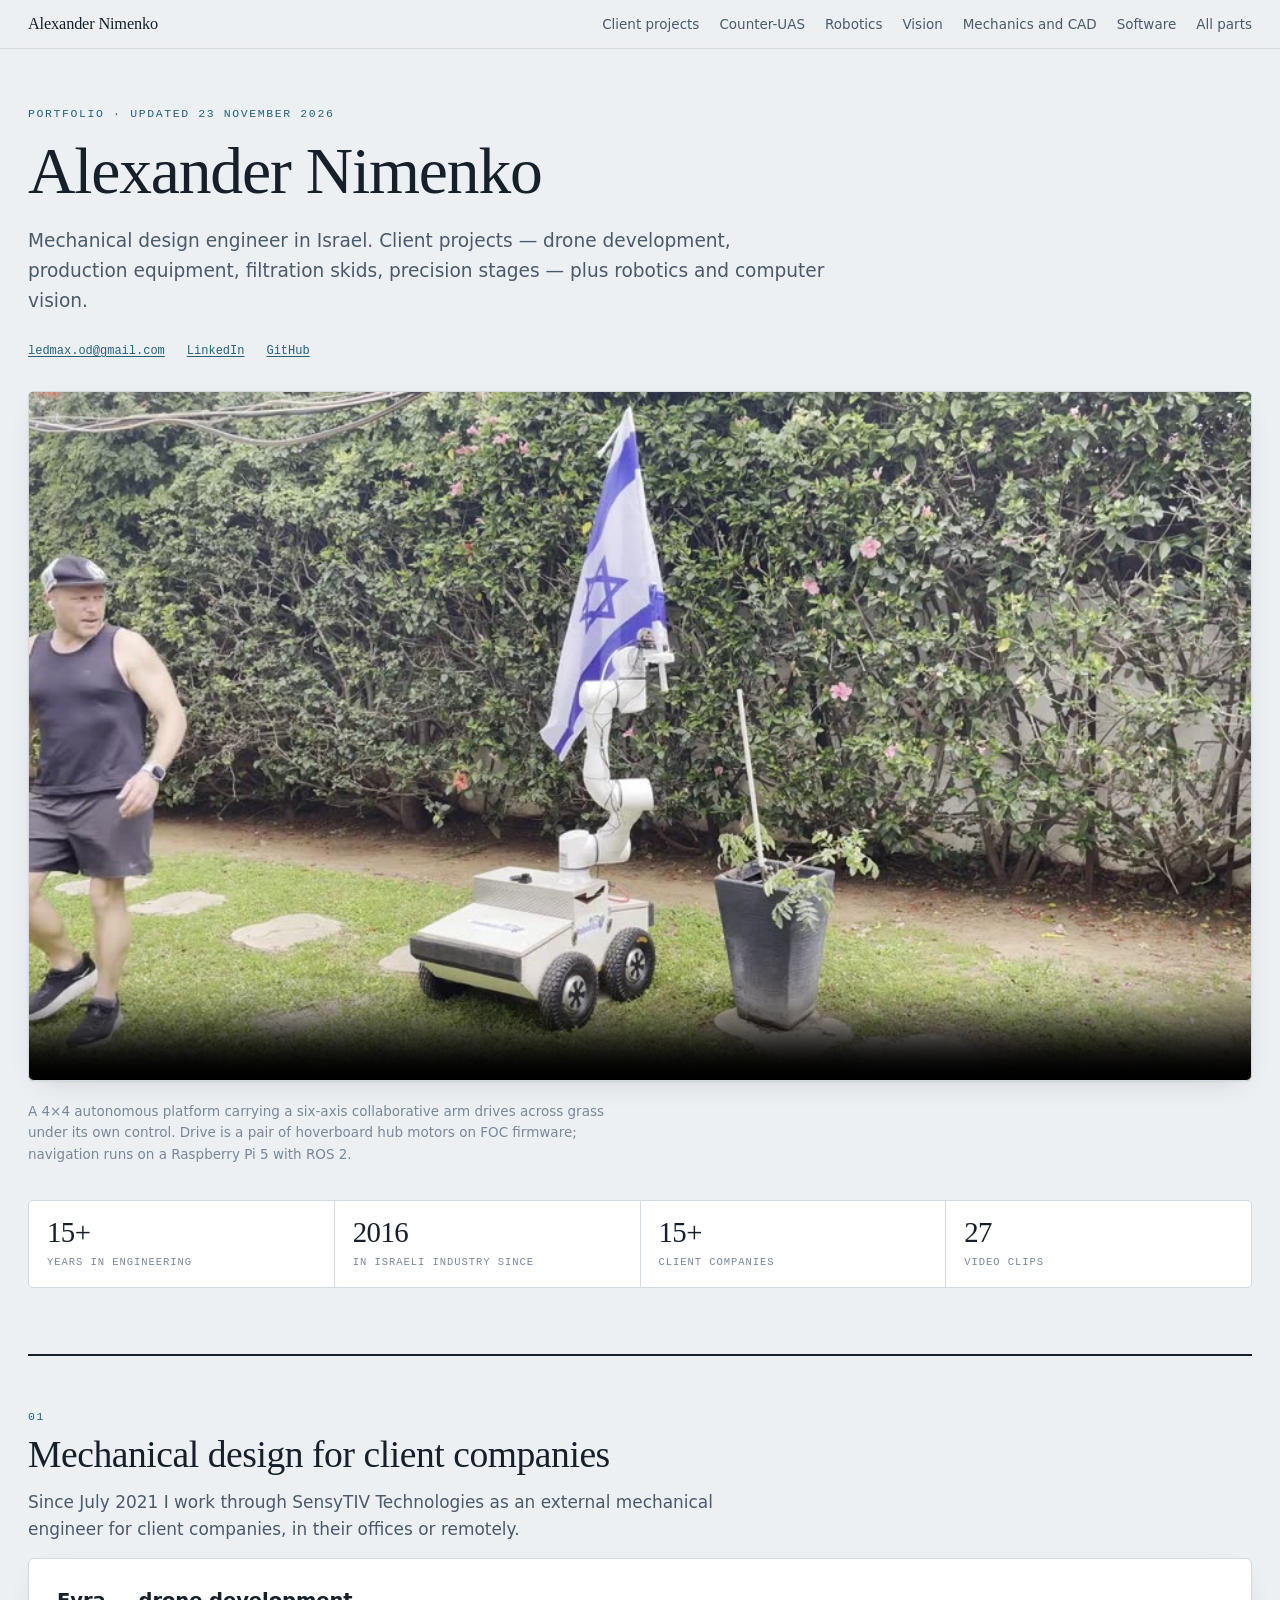
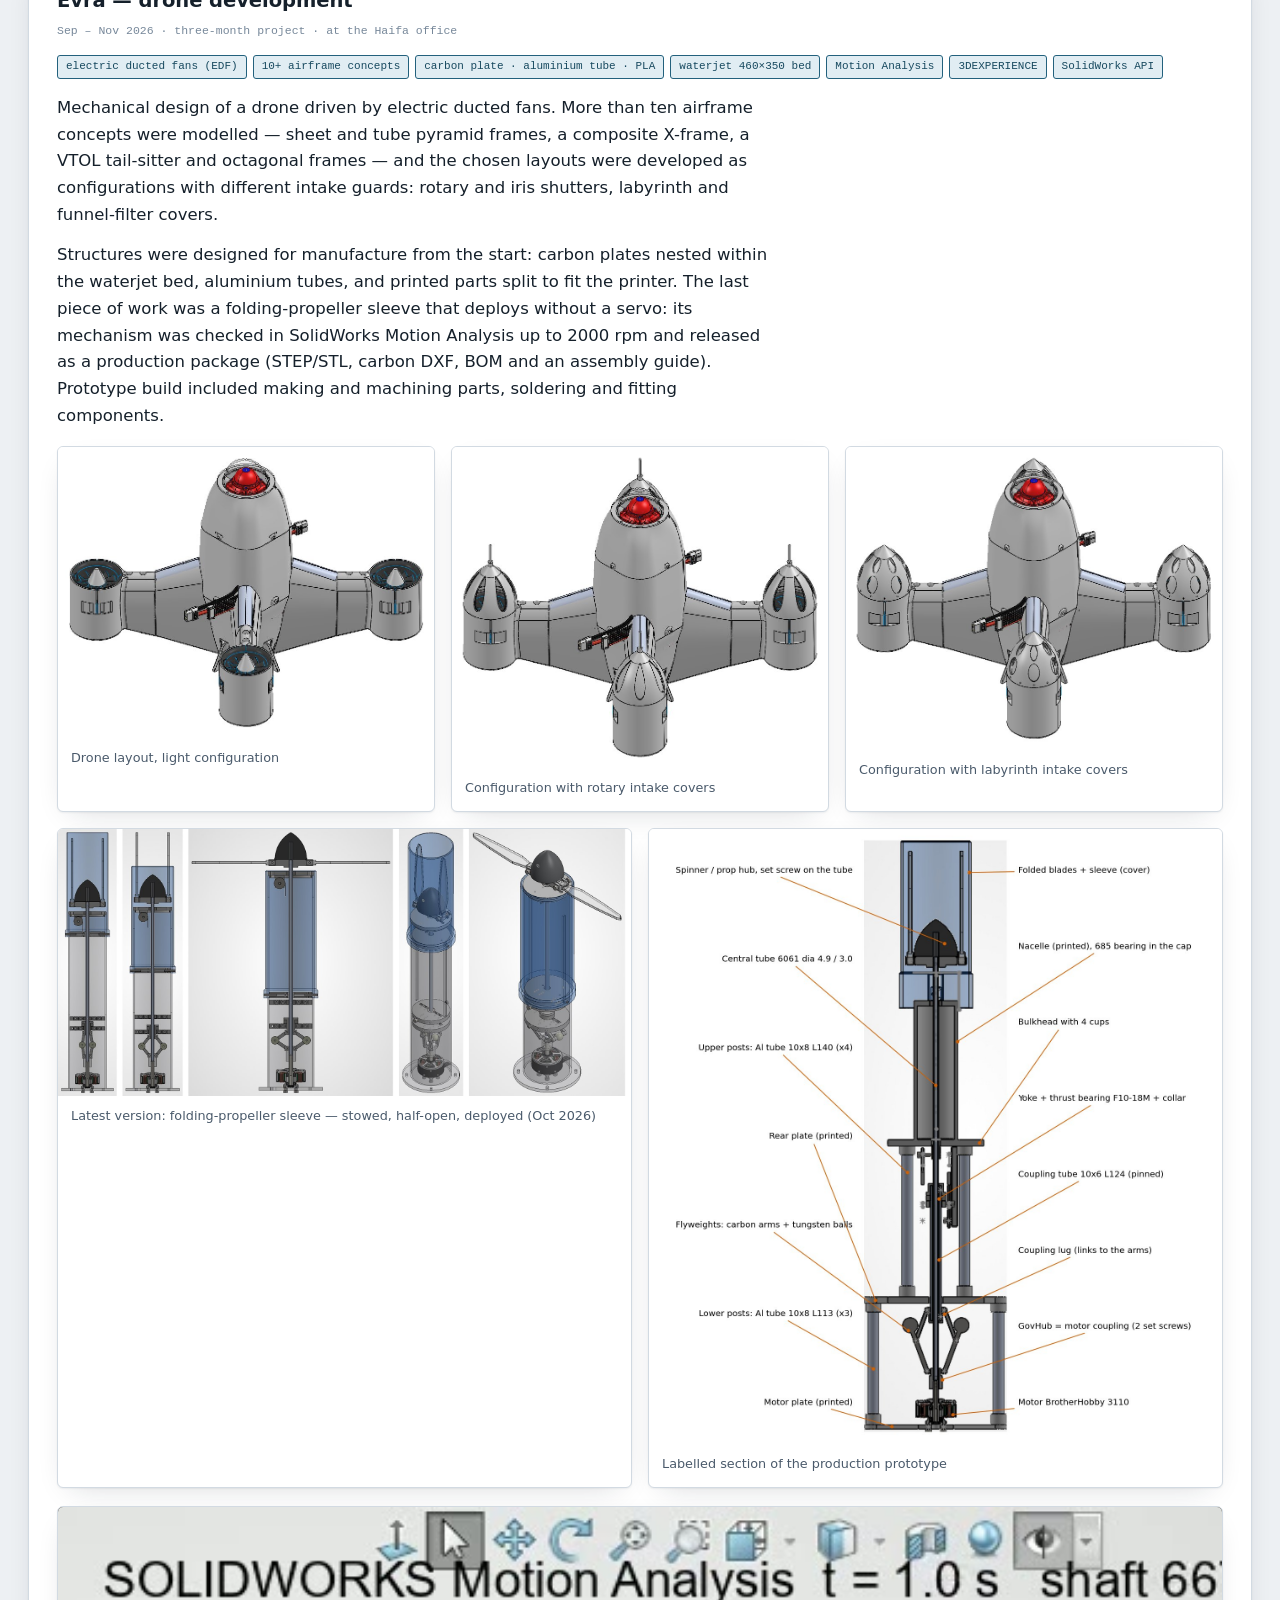
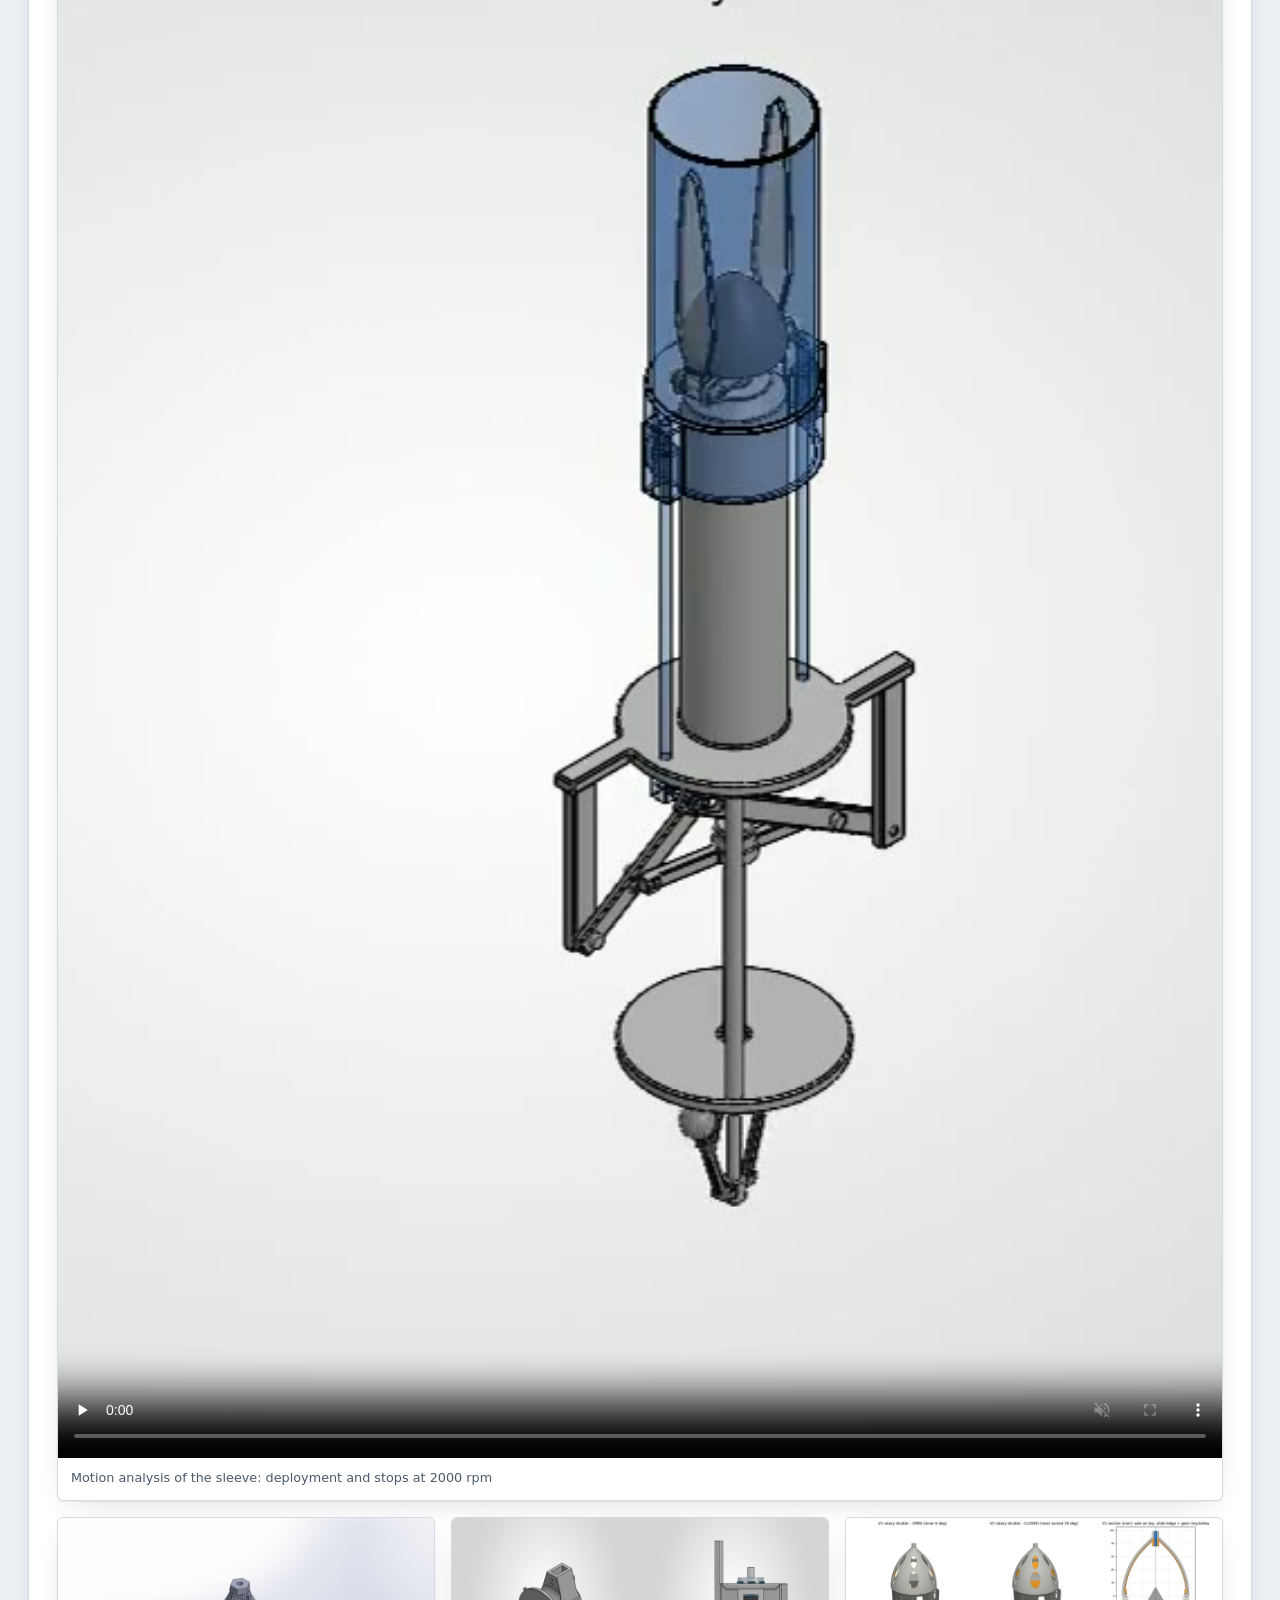
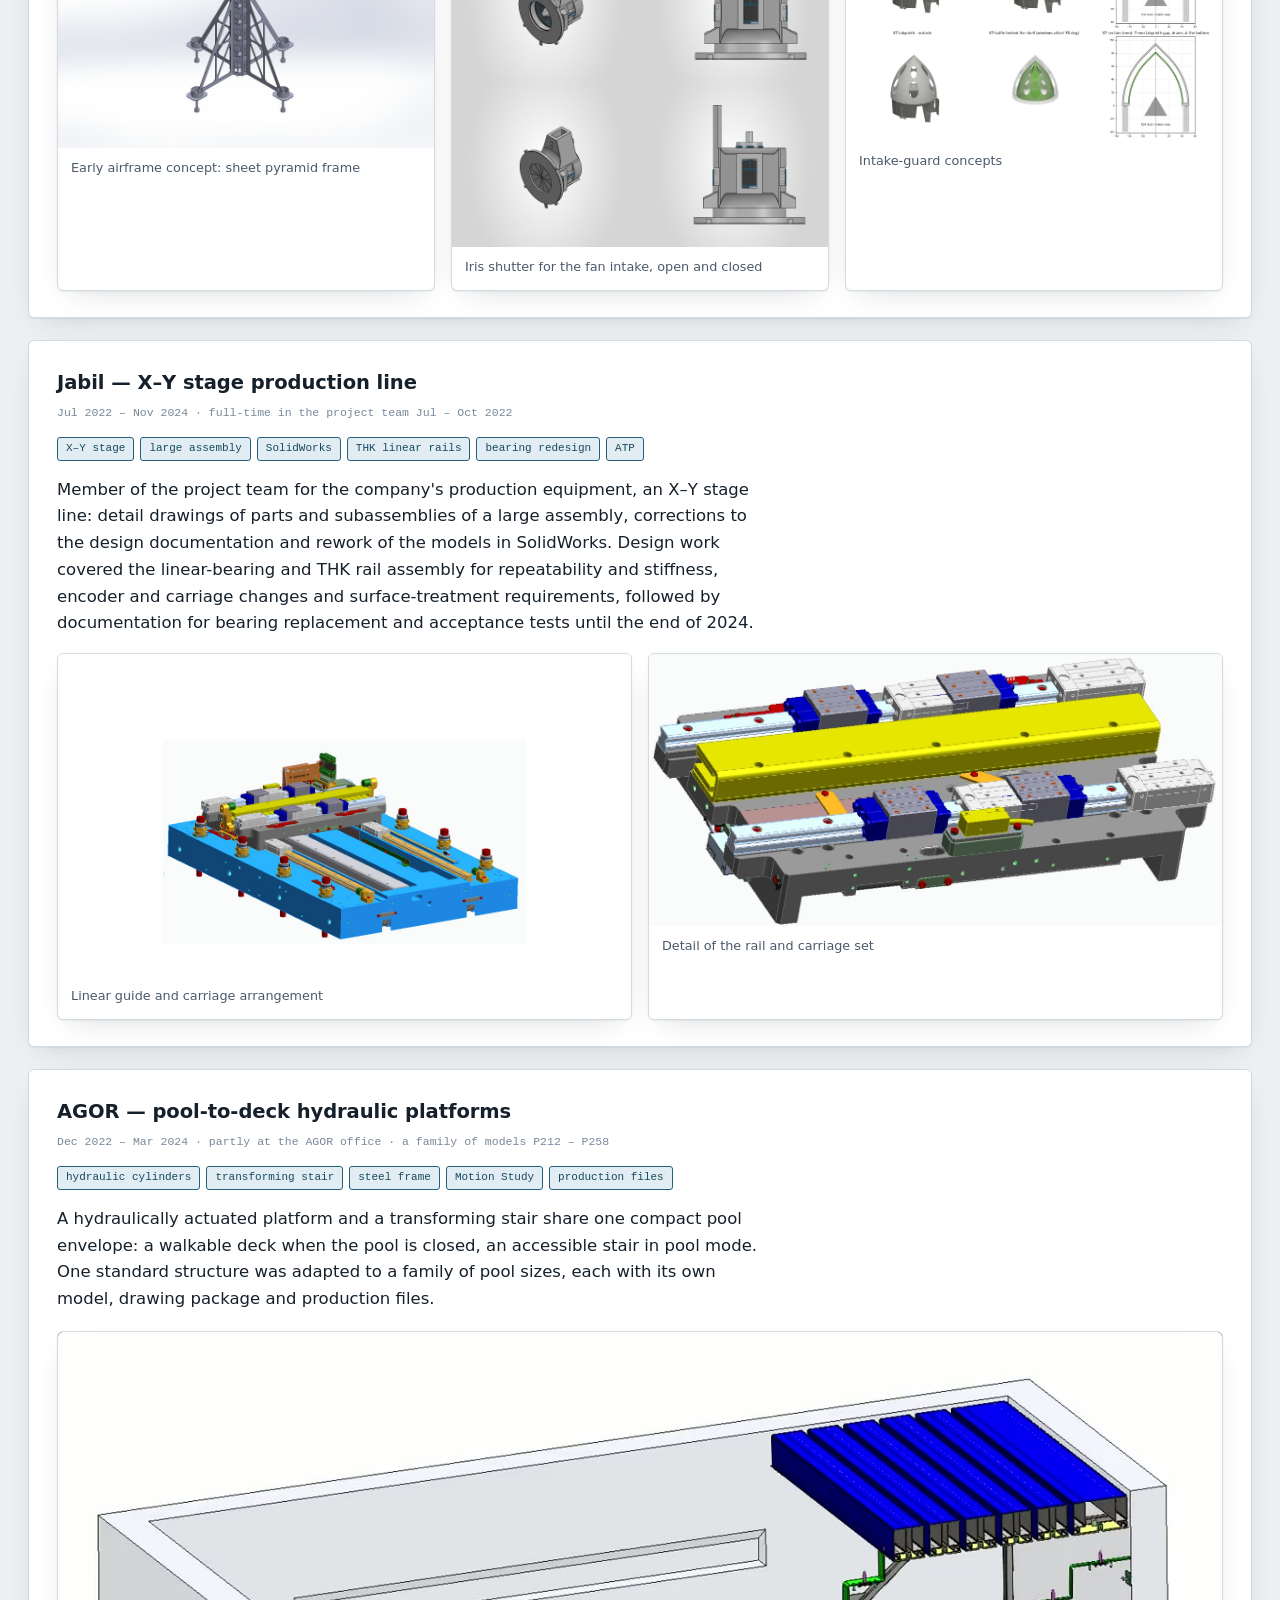
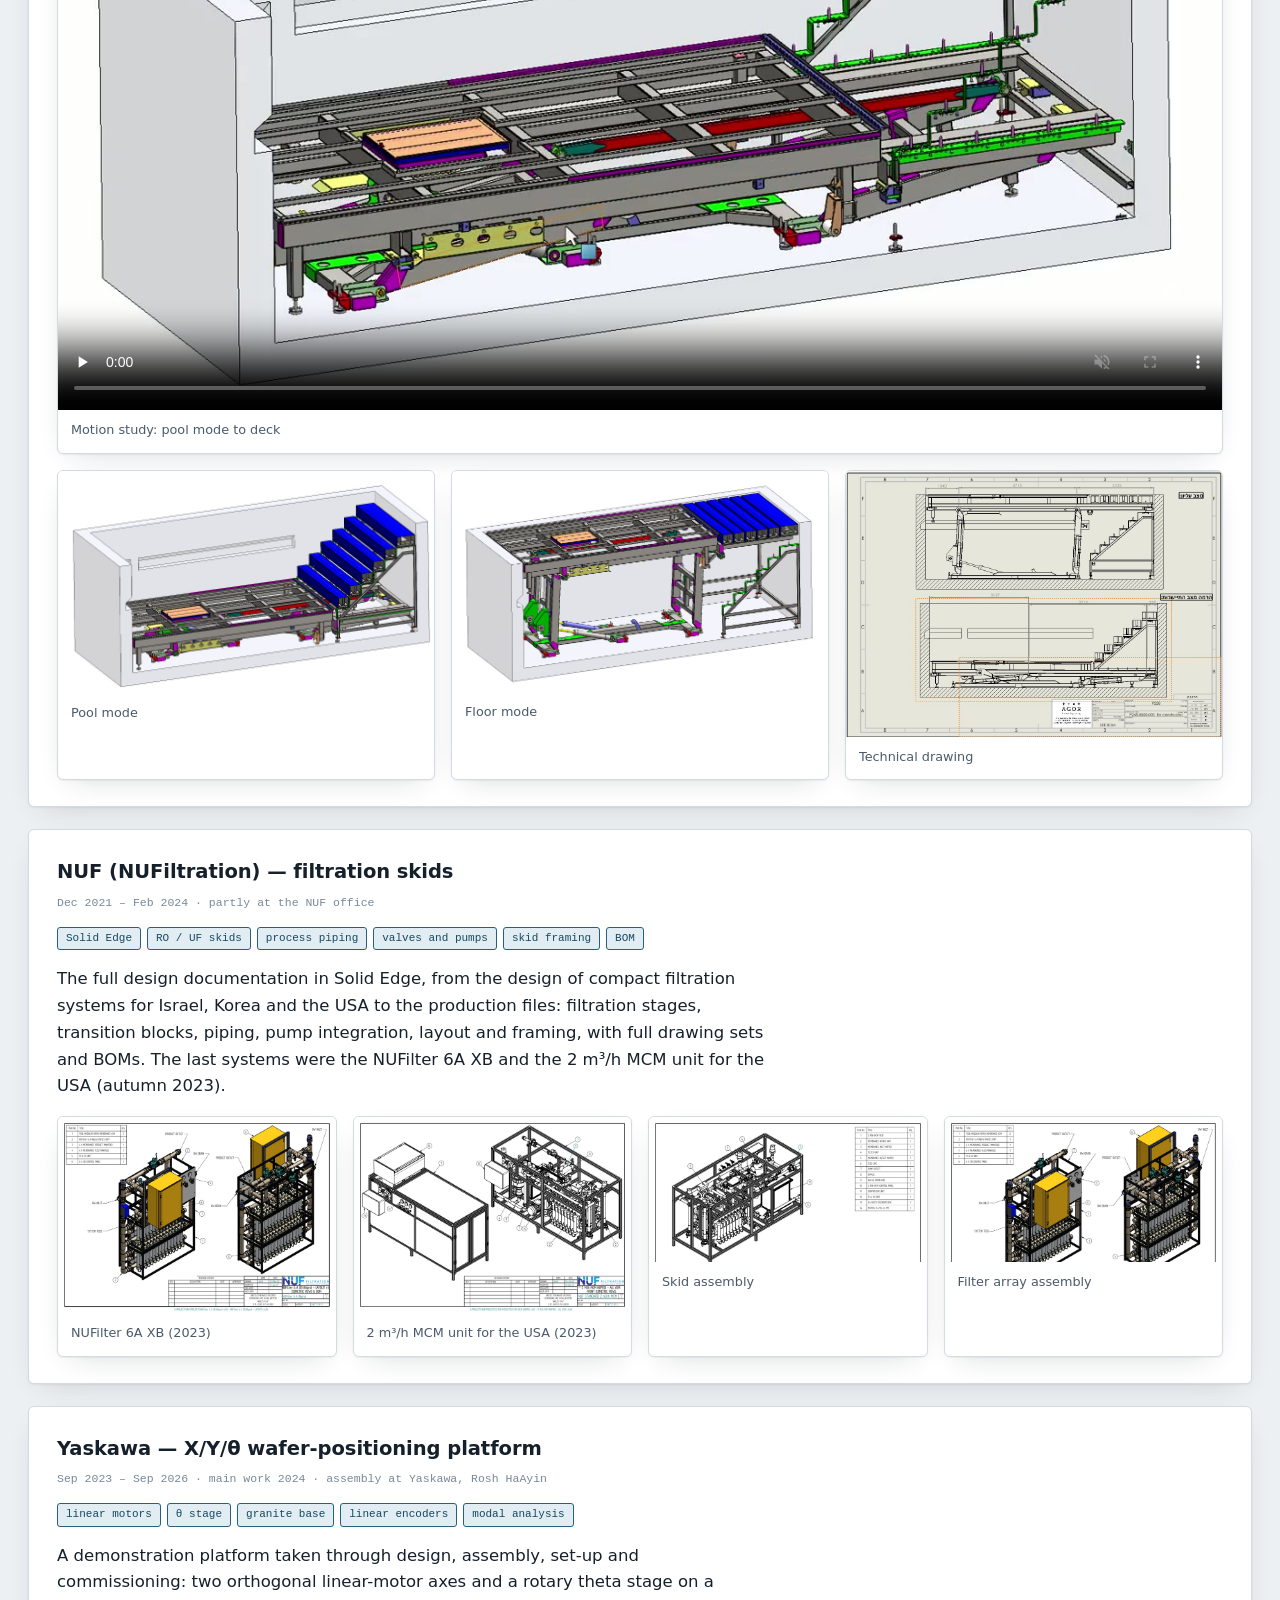
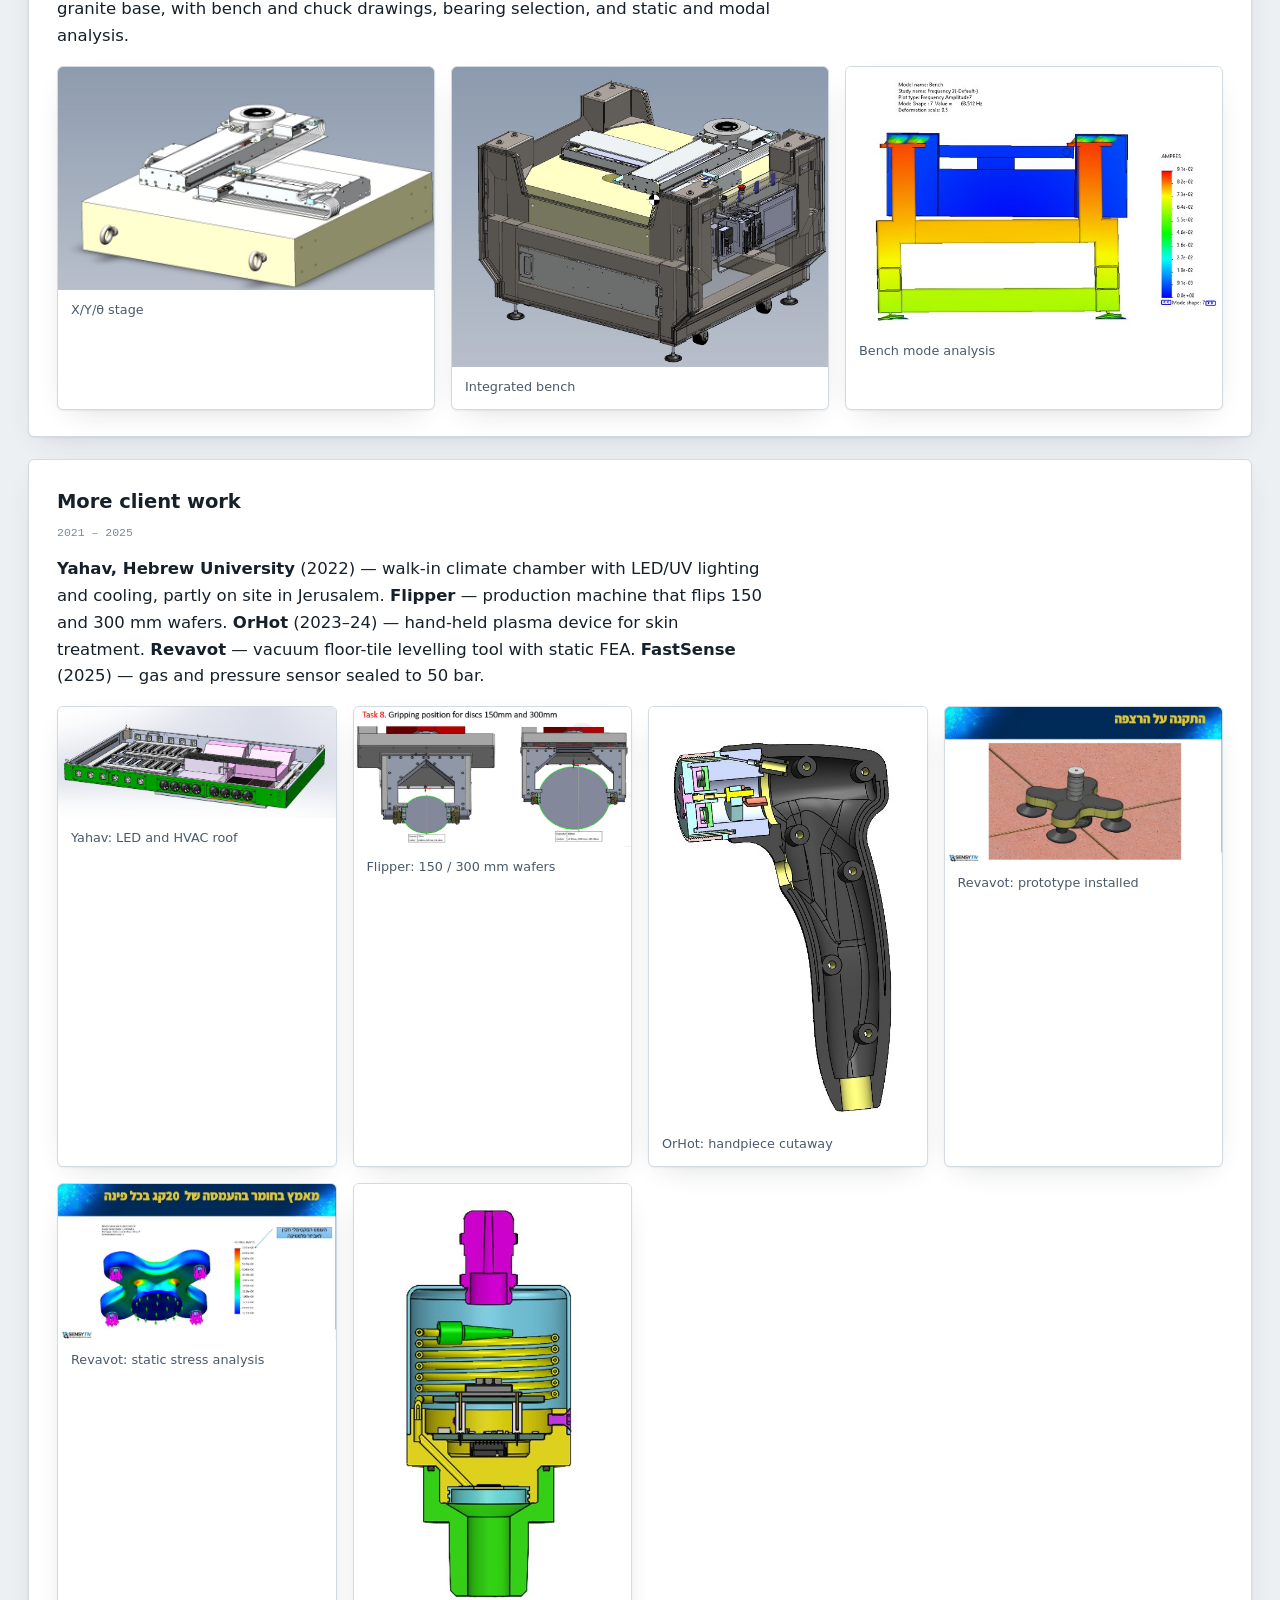
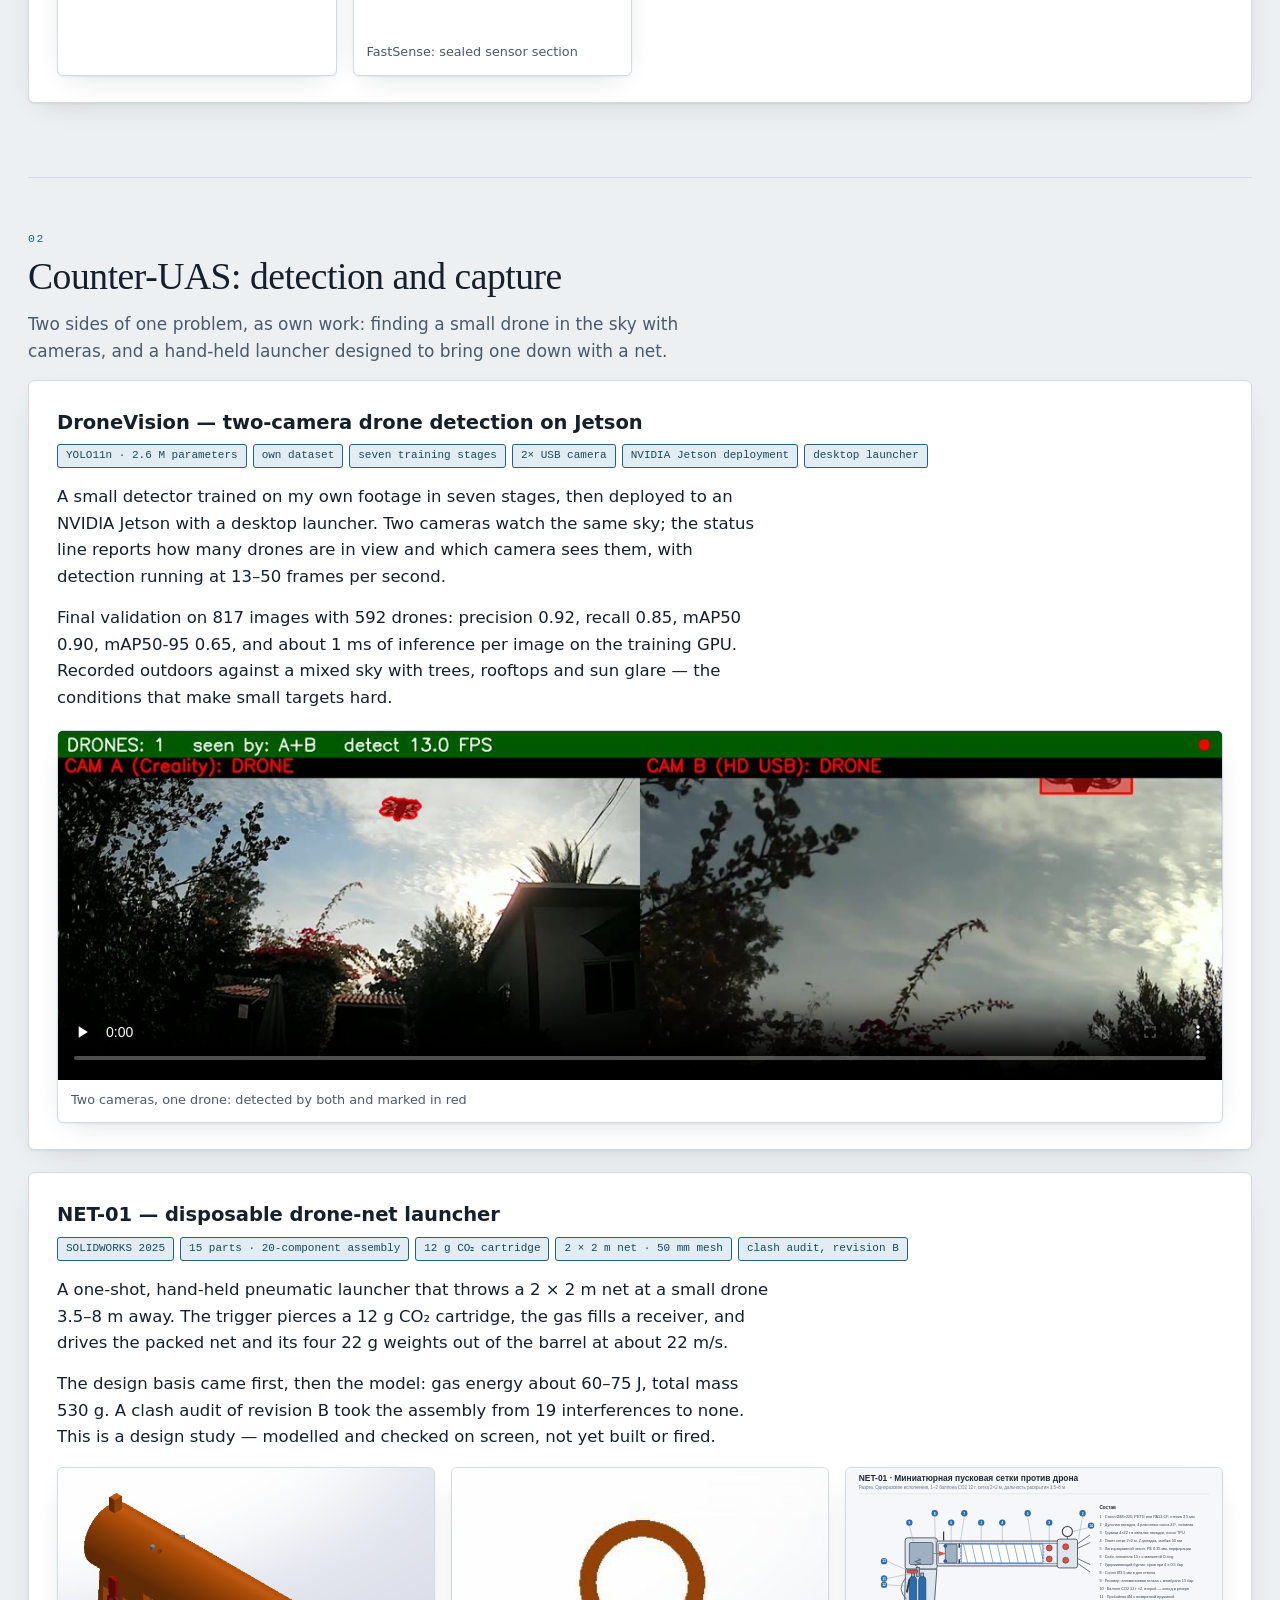
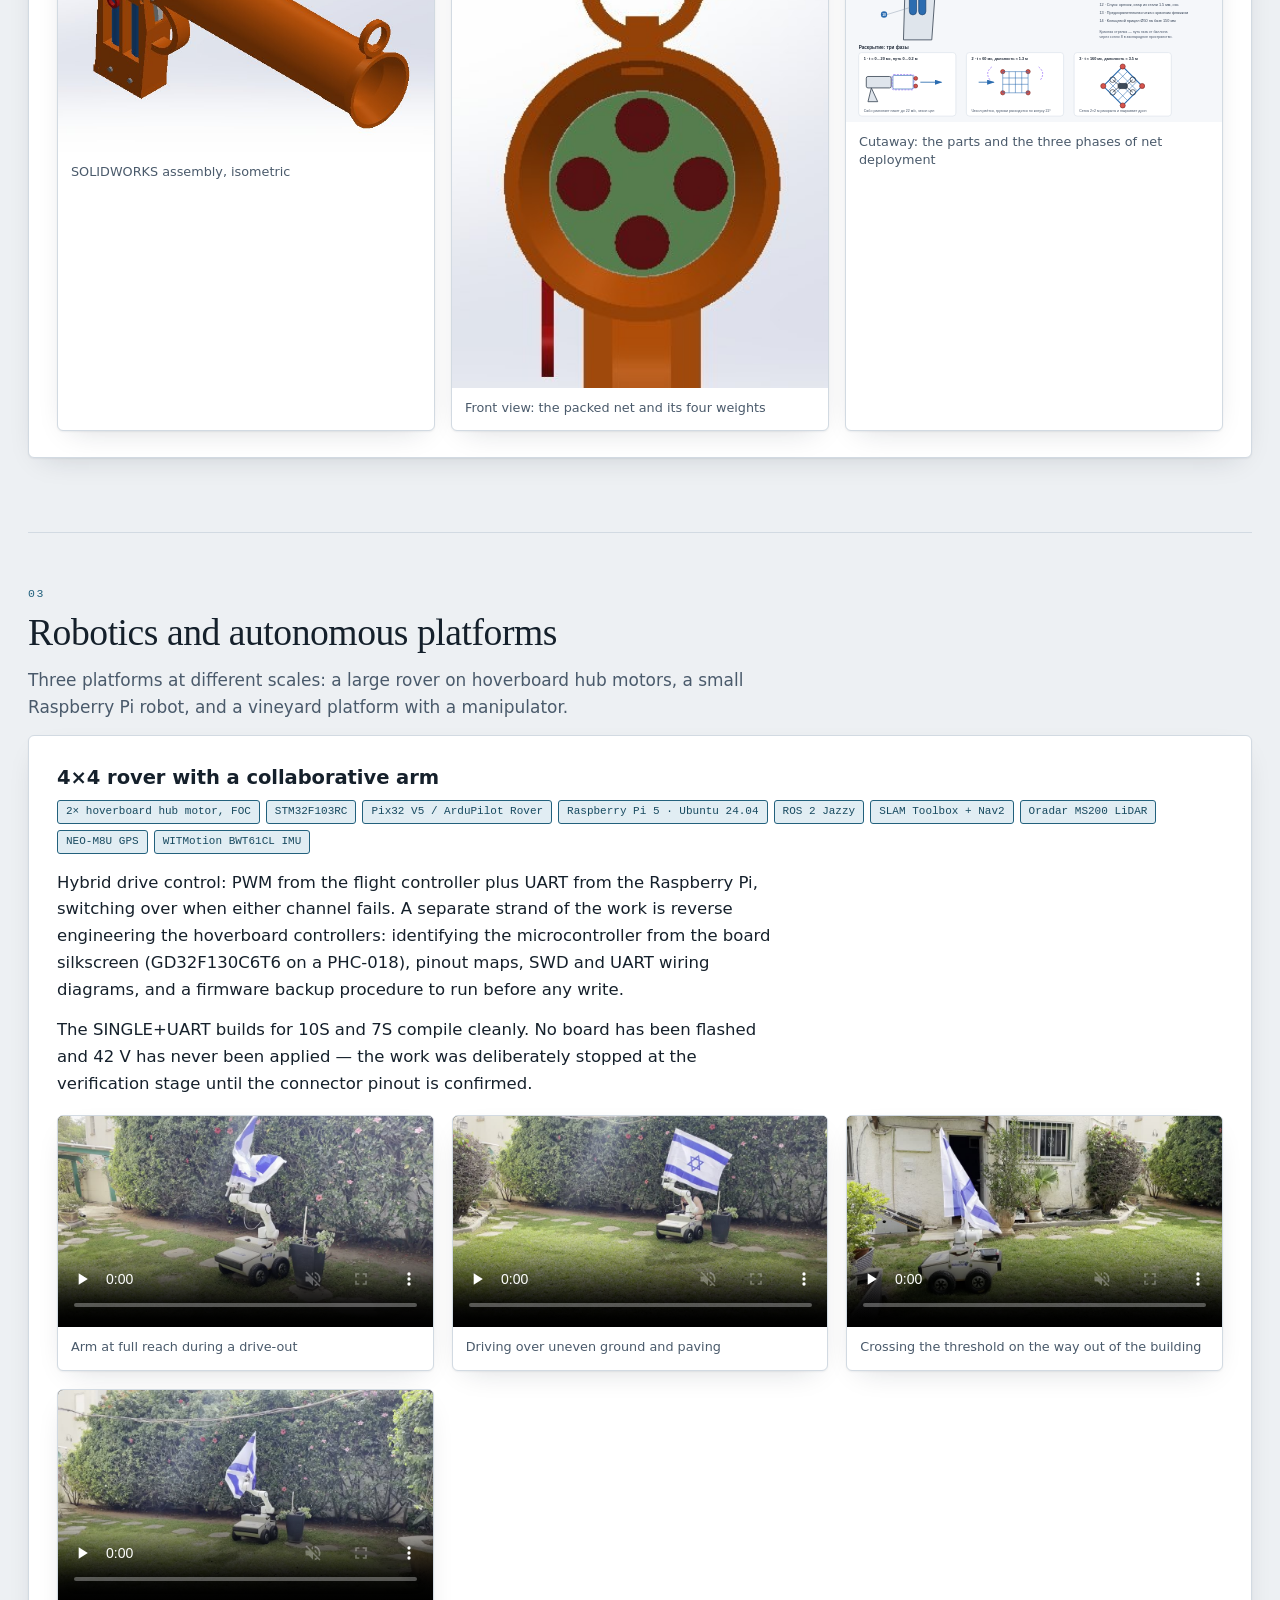
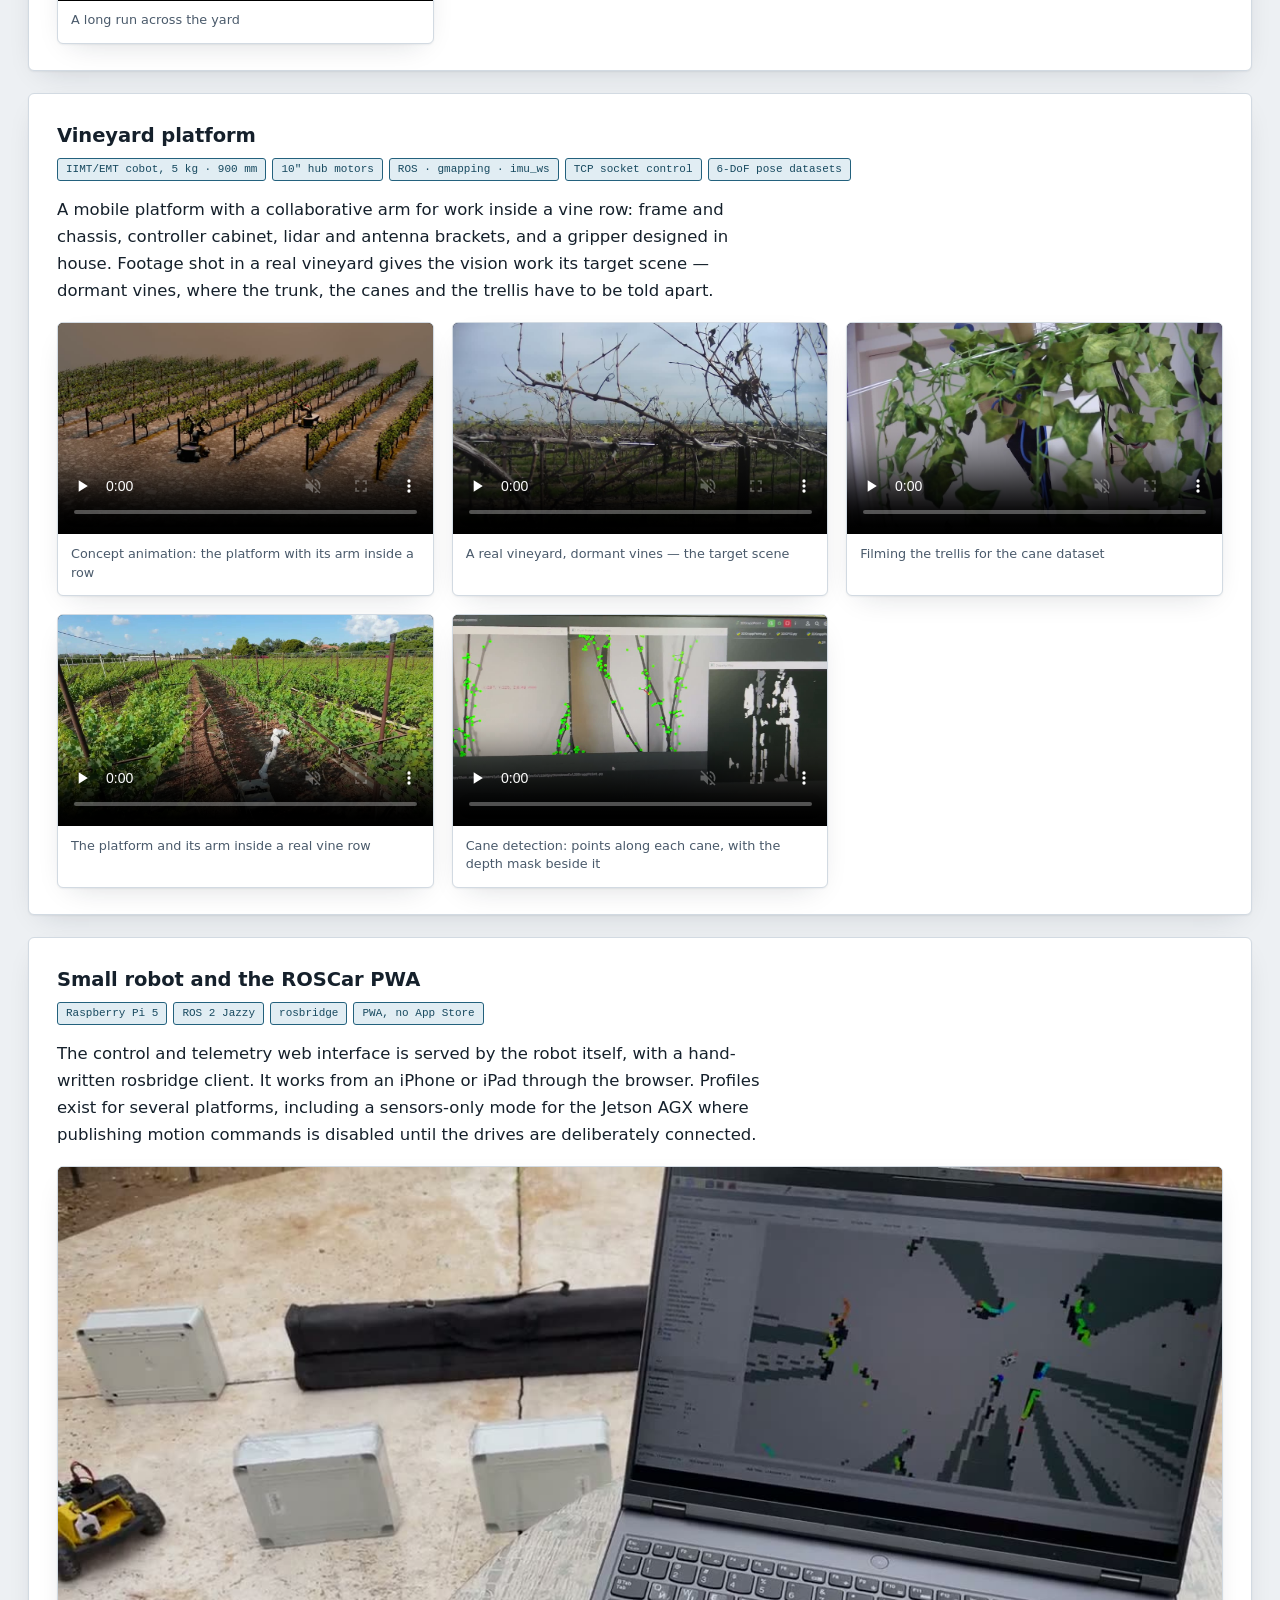
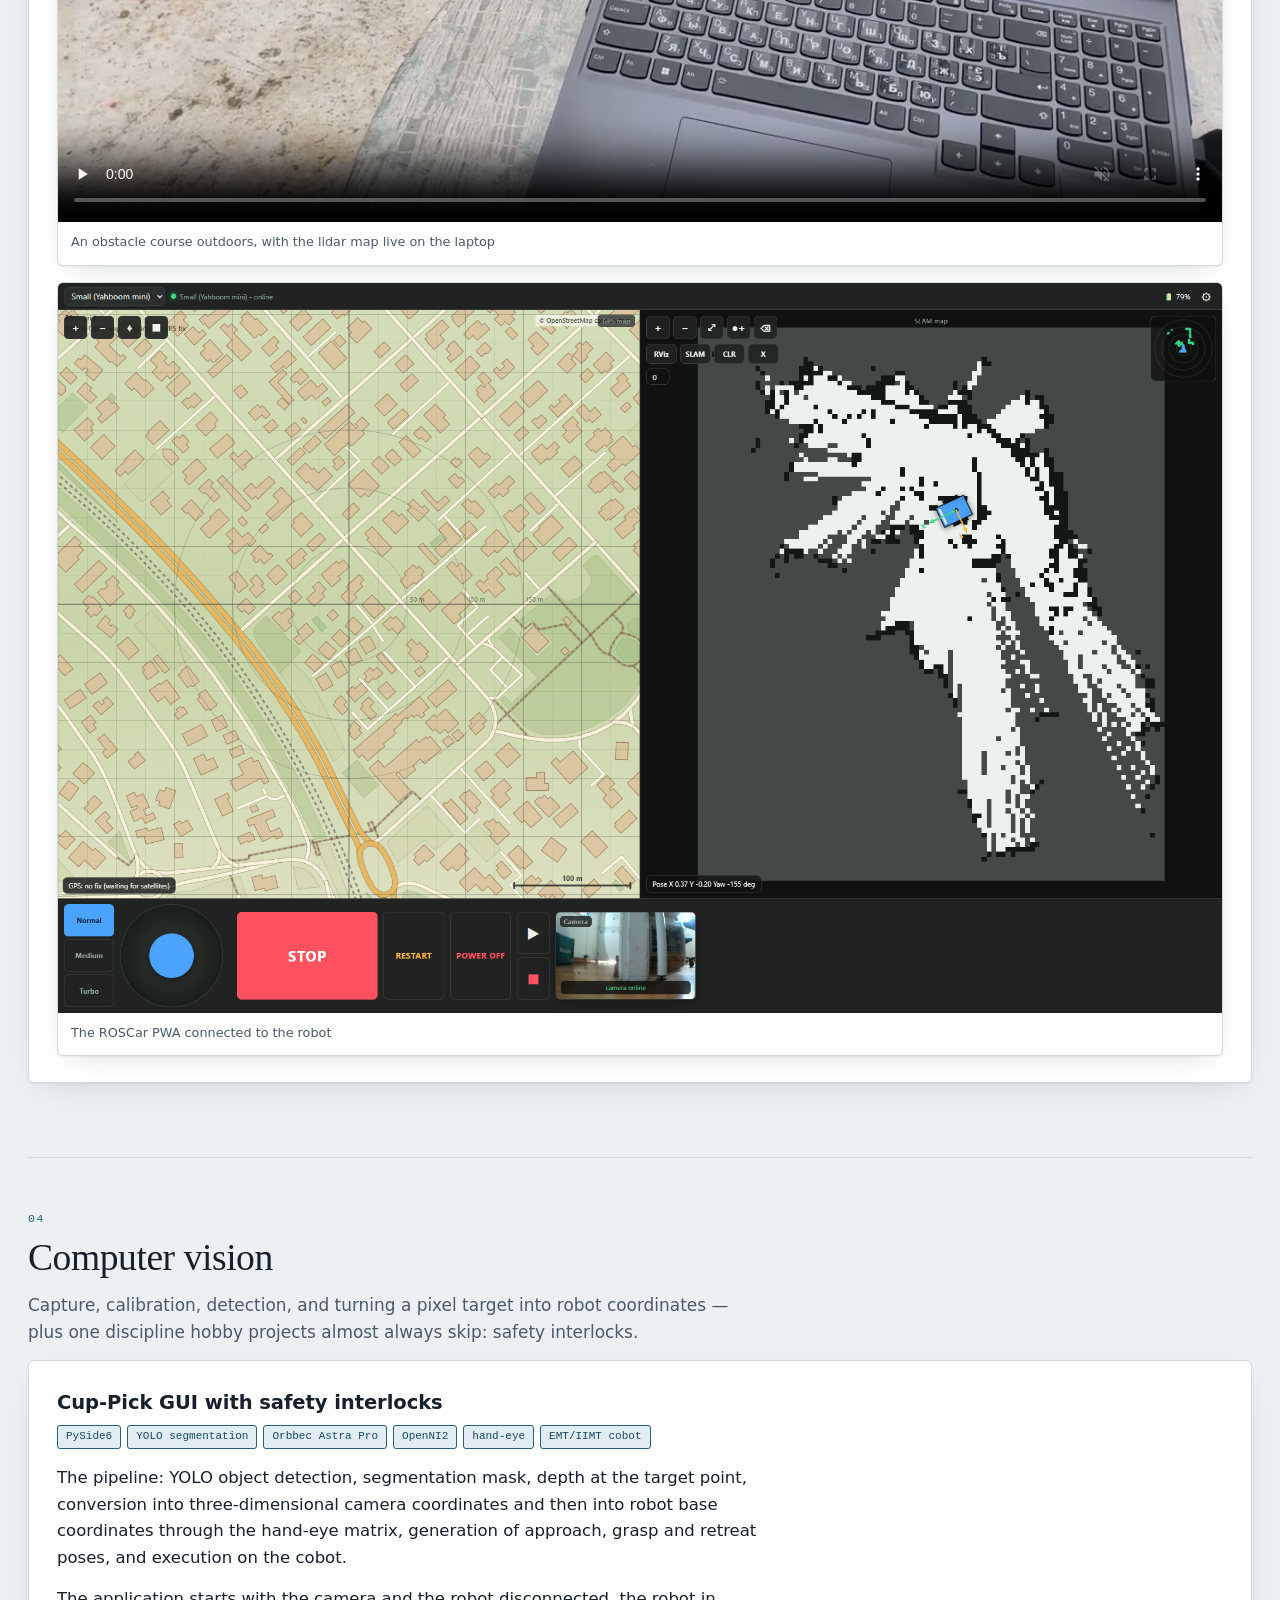
<file: index.html>
<!DOCTYPE html>

<html lang="en">
<head>
<meta charset="utf-8"/>
<meta content="width=device-width,initial-scale=1" name="viewport"/>
<title>Alexander Nimenko — Mechanical Design Engineer</title>
<link href="assets/site.css" rel="stylesheet"/>
</head>
<body>
<header class="topbar"><div class="topbar-inner">
<span class="brand"><a href="index.html">Alexander Nimenko</a></span>
<nav>
<a href="index.html#clients">Client projects</a>
<a href="index.html#counter-uas">Counter-UAS</a>
<a href="index.html#robotics">Robotics</a>
<a href="index.html#vision">Vision</a>
<a href="index.html#cad">Mechanics and CAD</a>
<a href="index.html#software">Software</a>
<a href="parts.html">All parts</a>

</nav>
</div></header>
<div class="wrap">
<section class="hero">
<p class="eyebrow">Portfolio · updated 23 November 2026</p>
<h1>Alexander Nimenko</h1>
<p class="standfirst">Mechanical design engineer in Israel. Client projects — drone development, production equipment, filtration skids, precision stages — plus robotics and computer vision.</p>
<p class="hero-meta"><span><a href="mailto:ledmax.od@gmail.com">ledmax.od@gmail.com</a></span><span><a href="https://www.linkedin.com/in/alex-nimenko-826a76214">LinkedIn</a></span><span><a href="https://github.com/alexnimenko">GitHub</a></span></p>
<div class="hero-film">
<video controls="" loop="" muted="" playsinline="" poster="media/video/rover-traverse.jpg" preload="metadata" src="media/video/rover-traverse.mp4"></video>
</div>
<p class="hero-caption">A 4×4 autonomous platform carrying a six-axis collaborative arm drives across grass under
  its own control. Drive is a pair of hoverboard hub motors on FOC firmware; navigation runs
  on a Raspberry Pi 5 with ROS 2.</p>
<div class="metrics"><div class="metric"><b>15+</b><span>years in engineering</span></div><div class="metric"><b>2016</b><span>in Israeli industry since</span></div><div class="metric"><b>15+</b><span>client companies</span></div><div class="metric"><b>27</b><span>video clips</span></div></div>

</section>
<section class="block" id="clients">
<span class="sec-num">01</span>
<h2>Mechanical design for client companies</h2>
<p class="lede">Since July 2021 I work through SensyTIV Technologies as an external mechanical engineer
  for client companies, in their offices or remotely.</p>
<div class="proj">
<div class="proj-head"><h3>Evra — drone development</h3></div>
<p class="loc">Sep – Nov 2026 · three-month project · at the Haifa office</p>
<ul class="stack">
<li>electric ducted fans (EDF)</li><li>10+ airframe concepts</li><li>carbon plate · aluminium tube · PLA</li>
<li>waterjet 460×350 bed</li><li>Motion Analysis</li><li>3DEXPERIENCE</li><li>SolidWorks API</li>
</ul>
<p>Mechanical design of a drone driven by electric ducted fans. More than ten airframe
    concepts were modelled — sheet and tube pyramid frames, a composite X-frame, a VTOL tail-sitter and
    octagonal frames — and the chosen layouts were developed as configurations with different intake guards:
    rotary and iris shutters, labyrinth and funnel-filter covers.</p>
<p>Structures were designed for manufacture from the start: carbon plates nested within the waterjet
    bed, aluminium tubes, and printed parts split to fit the printer. The last piece of work was a
    folding-propeller sleeve that deploys without a servo: its mechanism was checked in SolidWorks Motion
    Analysis up to 2000 rpm and released as a production package (STEP/STL, carbon DXF, BOM and an
    assembly guide). Prototype build included making and machining parts, soldering and fitting
    components.</p>
<div class="shots">
<figure class="shot"><img alt="Drone layout, light configuration" loading="lazy" src="media/img/clients/evra-config-light.jpg"/><figcaption>Drone layout, light configuration</figcaption></figure>
<figure class="shot"><img alt="Drone with rotary intake covers" loading="lazy" src="media/img/clients/evra-config-rotary.jpg"/><figcaption>Configuration with rotary intake covers</figcaption></figure>
<figure class="shot"><img alt="Drone with labyrinth intake covers" loading="lazy" src="media/img/clients/evra-config-labyrinth.jpg"/><figcaption>Configuration with labyrinth intake covers</figcaption></figure>
</div>
<div class="shots">
<figure class="shot"><img alt="Folding-propeller sleeve: stowed, half and deployed" loading="lazy" src="media/img/clients/evra-propsleeve-overview.jpg"/><figcaption>Latest version: folding-propeller sleeve — stowed, half-open, deployed (Oct 2026)</figcaption></figure>
<figure class="shot"><img alt="Labelled section of the propeller sleeve" loading="lazy" src="media/img/clients/evra-propsleeve-section.jpg"/><figcaption>Labelled section of the production prototype</figcaption></figure>
</div>
<div class="films">
<figure class="film"><video controls="" loop="" muted="" playsinline="" poster="media/video/evra-propsleeve-motion.jpg" preload="none" src="media/video/evra-propsleeve-motion.mp4"></video><figcaption>Motion analysis of the sleeve: deployment and stops at 2000 rpm</figcaption></figure>
</div>
<div class="shots">
<figure class="shot"><img alt="Sheet-metal pyramid airframe concept" loading="lazy" src="media/img/clients/evra-frame-pyramid-sheet.jpg"/><figcaption>Early airframe concept: sheet pyramid frame</figcaption></figure>
<figure class="shot"><img alt="Iris shutter for the ducted-fan intake, open and closed" loading="lazy" src="media/img/clients/evra-iris-shutter.jpg"/><figcaption>Iris shutter for the fan intake, open and closed</figcaption></figure>
<figure class="shot"><img alt="Intake cover concepts" loading="lazy" src="media/img/clients/evra-covers-concept.jpg"/><figcaption>Intake-guard concepts</figcaption></figure>
</div>
</div>
<div class="proj">
<div class="proj-head"><h3>Jabil — X–Y stage production line</h3></div>
<p class="loc">Jul 2022 – Nov 2024 · full-time in the project team Jul – Oct 2022</p>
<ul class="stack"><li>X–Y stage</li><li>large assembly</li><li>SolidWorks</li><li>THK linear rails</li><li>bearing redesign</li><li>ATP</li></ul>
<p>Member of the project team for the company's production equipment, an X–Y stage line: detail
    drawings of parts and subassemblies of a large assembly, corrections to the design documentation and
    rework of the models in SolidWorks. Design work covered the linear-bearing and THK rail assembly for
    repeatability and stiffness, encoder and carriage changes and surface-treatment requirements, followed by
    documentation for bearing replacement and acceptance tests until the end of 2024.</p>
<div class="shots">
<figure class="shot"><img alt="Linear system model" loading="lazy" src="media/img/clients/jabil-linear-cad.jpg"/><figcaption>Linear guide and carriage arrangement</figcaption></figure>
<figure class="shot"><img alt="Linear system detail" loading="lazy" src="media/img/clients/jabil-linear-photo.jpg"/><figcaption>Detail of the rail and carriage set</figcaption></figure>
</div>
</div>
<div class="proj">
<div class="proj-head"><h3>AGOR — pool-to-deck hydraulic platforms</h3></div>
<p class="loc">Dec 2022 – Mar 2024 · partly at the AGOR office · a family of models P212 – P258</p>
<ul class="stack"><li>hydraulic cylinders</li><li>transforming stair</li><li>steel frame</li><li>Motion Study</li><li>production files</li></ul>
<p>A hydraulically actuated platform and a transforming stair share one compact pool envelope: a
    walkable deck when the pool is closed, an accessible stair in pool mode. One standard structure was
    adapted to a family of pool sizes, each with its own model, drawing package and production files.</p>
<div class="films">
<figure class="film"><video controls="" loop="" muted="" playsinline="" poster="media/video/agor-transformation.jpg" preload="none" src="media/video/agor-transformation.mp4"></video><figcaption>Motion study: pool mode to deck</figcaption></figure>
</div>
<div class="shots">
<figure class="shot"><img alt="AGOR platform in pool mode" loading="lazy" src="media/img/clients/agor-pool-mode.jpg"/><figcaption>Pool mode</figcaption></figure>
<figure class="shot"><img alt="AGOR platform in floor mode" loading="lazy" src="media/img/clients/agor-floor-mode.jpg"/><figcaption>Floor mode</figcaption></figure>
<figure class="shot"><img alt="AGOR technical drawing" loading="lazy" src="media/img/clients/agor-drawing.jpg"/><figcaption>Technical drawing</figcaption></figure>
</div>
</div>
<div class="proj">
<div class="proj-head"><h3>NUF (NUFiltration) — filtration skids</h3></div>
<p class="loc">Dec 2021 – Feb 2024 · partly at the NUF office</p>
<ul class="stack"><li>Solid Edge</li><li>RO / UF skids</li><li>process piping</li><li>valves and pumps</li><li>skid framing</li><li>BOM</li></ul>
<p>The full design documentation in Solid Edge, from the design of compact filtration systems for
    Israel, Korea and the USA to the production files: filtration stages, transition blocks, piping, pump
    integration, layout and framing, with full drawing sets and BOMs. The last systems were the NUFilter 6A XB and the 2 m³/h MCM unit for the USA (autumn 2023).</p>
<div class="shots">
<figure class="shot"><img alt="NUFilter 6A XB system" loading="lazy" src="media/img/clients/nuf-6a-xb.jpg"/><figcaption>NUFilter 6A XB (2023)</figcaption></figure>
<figure class="shot"><img alt="2 m3/h MCM unit for the USA" loading="lazy" src="media/img/clients/nuf-2mcm-usa.jpg"/><figcaption>2 m³/h MCM unit for the USA (2023)</figcaption></figure>
<figure class="shot"><img alt="Skid assembly" loading="lazy" src="media/img/clients/nuf-skid.jpg"/><figcaption>Skid assembly</figcaption></figure>
<figure class="shot"><img alt="Filter array assembly" loading="lazy" src="media/img/clients/nuf-filter-array.jpg"/><figcaption>Filter array assembly</figcaption></figure>
</div>
</div>
<div class="proj">
<div class="proj-head"><h3>Yaskawa — X/Y/θ wafer-positioning platform</h3></div>
<p class="loc">Sep 2023 – Sep 2026 · main work 2024 · assembly at Yaskawa, Rosh HaAyin</p>
<ul class="stack"><li>linear motors</li><li>θ stage</li><li>granite base</li><li>linear encoders</li><li>modal analysis</li></ul>
<p>A demonstration platform taken through design, assembly, set-up and commissioning: two orthogonal
    linear-motor axes and a rotary theta stage on a granite base, with bench and chuck drawings, bearing
    selection, and static and modal analysis.</p>
<div class="shots">
<figure class="shot"><img alt="X/Y/theta stage" loading="lazy" src="media/img/clients/yaskawa-xytheta.jpg"/><figcaption>X/Y/θ stage</figcaption></figure>
<figure class="shot"><img alt="Integrated bench" loading="lazy" src="media/img/clients/yaskawa-bench.jpg"/><figcaption>Integrated bench</figcaption></figure>
<figure class="shot"><img alt="Bench mode analysis" loading="lazy" src="media/img/clients/yaskawa-modes.jpg"/><figcaption>Bench mode analysis</figcaption></figure>
</div>
</div>
<div class="proj">
<div class="proj-head"><h3>More client work</h3></div>
<p class="loc">2021 – 2025</p>
<p><b>Yahav, Hebrew University</b> (2022) — walk-in climate chamber with LED/UV lighting and cooling, partly
    on site in Jerusalem. <b>Flipper</b> — production machine that flips 150 and 300 mm wafers.
    <b>OrHot</b> (2023–24) — hand-held plasma device for skin treatment. <b>Revavot</b> — vacuum floor-tile
    levelling tool with static FEA. <b>FastSense</b> (2025) — gas and pressure sensor sealed to 50 bar.</p>
<div class="shots">
<figure class="shot"><img alt="Climate chamber roof with LED and HVAC" loading="lazy" src="media/img/clients/yahav-led-hvac.jpg"/><figcaption>Yahav: LED and HVAC roof</figcaption></figure>
<figure class="shot"><img alt="Wafer flipper" loading="lazy" src="media/img/clients/flipper-wafers.jpg"/><figcaption>Flipper: 150 / 300 mm wafers</figcaption></figure>
<figure class="shot"><img alt="Plasma handpiece cutaway" loading="lazy" src="media/img/clients/orhot-cutaway.jpg"/><figcaption>OrHot: handpiece cutaway</figcaption></figure>
<figure class="shot"><img alt="Vacuum tool installed" loading="lazy" src="media/img/clients/revavot-installed.jpg"/><figcaption>Revavot: prototype installed</figcaption></figure>
<figure class="shot"><img alt="Static stress analysis" loading="lazy" src="media/img/clients/revavot-fea.jpg"/><figcaption>Revavot: static stress analysis</figcaption></figure>
<figure class="shot"><img alt="Sealed sensor cross-section" loading="lazy" src="media/img/clients/fasuta-section.jpg"/><figcaption>FastSense: sealed sensor section</figcaption></figure>
</div>
</div>
</section>
<section class="block" id="counter-uas">
<span class="sec-num">02</span>
<h2>Counter-UAS: detection and capture</h2>
<p class="lede">Two sides of one problem, as own work: finding a small drone in the sky with cameras,
  and a hand-held launcher designed to bring one down with a net.</p>
<div class="proj">
<div class="proj-head"><h3>DroneVision — two-camera drone detection on Jetson</h3></div>

<ul class="stack"><li>YOLO11n · 2.6 M parameters</li><li>own dataset</li><li>seven training stages</li>
<li>2× USB camera</li><li>NVIDIA Jetson deployment</li><li>desktop launcher</li></ul>
<p>A small detector trained on my own footage in seven stages, then deployed to an NVIDIA Jetson with a
    desktop launcher. Two cameras watch the same sky; the status line reports how many drones are in view
    and which camera sees them, with detection running at 13–50 frames per second.</p>
<p>Final validation on 817 images with 592 drones: precision 0.92, recall 0.85, mAP50 0.90,
    mAP50-95 0.65, and about 1 ms of inference per image on the training GPU. Recorded outdoors against a
    mixed sky with trees, rooftops and sun glare — the conditions that make small targets hard.</p>
<div class="films"><figure class="film"><video controls="" loop="" muted="" playsinline="" poster="media/video/drone-detection-stereo.jpg" preload="none" src="media/video/drone-detection-stereo.mp4"></video><figcaption>Two cameras, one drone: detected by both and marked in red</figcaption></figure></div>
</div>
<div class="proj">
<div class="proj-head"><h3>NET-01 — disposable drone-net launcher</h3></div>

<ul class="stack"><li>SOLIDWORKS 2025</li><li>15 parts · 20-component assembly</li><li>12 g CO₂ cartridge</li>
<li>2 × 2 m net · 50 mm mesh</li><li>clash audit, revision B</li></ul>
<p>A one-shot, hand-held pneumatic launcher that throws a 2 × 2 m net at a small drone 3.5–8 m away.
    The trigger pierces a 12 g CO₂ cartridge, the gas fills a receiver, and drives the packed net and its four
    22 g weights out of the barrel at about 22 m/s.</p>
<p>The design basis came first, then the model: gas energy about 60–75 J, total mass 530 g. A clash audit
    of revision B took the assembly from 19 interferences to none. This is a design study — modelled and
    checked on screen, not yet built or fired.</p>
<div class="shots"><figure class="shot"><img alt="NET-01 SOLIDWORKS assembly, isometric" loading="lazy" src="media/img/counter-uas/net-01-cad-iso.jpg"/><figcaption>SOLIDWORKS assembly, isometric</figcaption></figure>
<figure class="shot"><img alt="Front view with the packed net and its four weights" loading="lazy" src="media/img/counter-uas/net-01-cad-side.jpg"/><figcaption>Front view: the packed net and its four weights</figcaption></figure>
<figure class="shot"><img alt="Cutaway with the three phases of net deployment" loading="lazy" src="media/img/counter-uas/net-01-section.svg"/><figcaption>Cutaway: the parts and the three phases of net deployment</figcaption></figure></div>
</div>
</section>
<section class="block" id="robotics">
<span class="sec-num">03</span>
<h2>Robotics and autonomous platforms</h2>
<p class="lede">Three platforms at different scales: a large rover on hoverboard hub motors, a small
  Raspberry Pi robot, and a vineyard platform with a manipulator.</p>
<div class="proj">
<div class="proj-head"><h3>4×4 rover with a collaborative arm</h3></div>

<ul class="stack">
<li>2× hoverboard hub motor, FOC</li><li>STM32F103RC</li><li>Pix32 V5 / ArduPilot Rover</li>
<li>Raspberry Pi 5 · Ubuntu 24.04</li><li>ROS 2 Jazzy</li><li>SLAM Toolbox + Nav2</li>
<li>Oradar MS200 LiDAR</li><li>NEO-M8U GPS</li><li>WITMotion BWT61CL IMU</li>
</ul>
<p>Hybrid drive control: PWM from the flight controller plus UART from the Raspberry Pi,
    switching over when either channel fails. A separate strand of the work is reverse
    engineering the hoverboard controllers: identifying the microcontroller from the board
    silkscreen (GD32F130C6T6 on a PHC-018), pinout maps, SWD and UART wiring diagrams, and a
    firmware backup procedure to run before any write.</p>
<p>The SINGLE+UART builds for 10S and 7S compile cleanly. No board has been flashed and 42 V
    has never been applied — the work was deliberately stopped at the verification stage until
    the connector pinout is confirmed.</p>
<div class="films">
<figure class="film"><video controls="" loop="" muted="" playsinline="" poster="media/video/rover-arm-reach.jpg" preload="none" src="media/video/rover-arm-reach.mp4"></video><figcaption>Arm at full reach during a drive-out</figcaption></figure>
<figure class="film"><video controls="" loop="" muted="" playsinline="" poster="media/video/rover-uneven-ground.jpg" preload="none" src="media/video/rover-uneven-ground.mp4"></video><figcaption>Driving over uneven ground and paving</figcaption></figure>
<figure class="film"><video controls="" loop="" muted="" playsinline="" poster="media/video/rover-threshold.jpg" preload="none" src="media/video/rover-threshold.mp4"></video><figcaption>Crossing the threshold on the way out of the building</figcaption></figure>
<figure class="film"><video controls="" loop="" muted="" playsinline="" poster="media/video/rover-full-run.jpg" preload="none" src="media/video/rover-full-run.mp4"></video><figcaption>A long run across the yard</figcaption></figure>
</div>
</div>
<div class="proj">
<div class="proj-head"><h3>Vineyard platform</h3></div>

<ul class="stack">
<li>IIMT/EMT cobot, 5 kg · 900 mm</li><li>10″ hub motors</li><li>ROS · gmapping · imu_ws</li>
<li>TCP socket control</li><li>6-DoF pose datasets</li>
</ul>
<p>A mobile platform with a collaborative arm for work inside a vine row: frame and chassis,
    controller cabinet, lidar and antenna brackets, and a gripper designed in house. Footage
    shot in a real vineyard gives the vision work its target scene — dormant vines, where the
    trunk, the canes and the trellis have to be told apart.</p>
<div class="films">
<figure class="film"><video controls="" loop="" muted="" playsinline="" poster="media/video/vine-concept.jpg" preload="none" src="media/video/vine-concept.mp4"></video><figcaption>Concept animation: the platform with its arm inside a row</figcaption></figure>
<figure class="film"><video controls="" loop="" muted="" playsinline="" poster="media/video/vine-real-canes.jpg" preload="none" src="media/video/vine-real-canes.mp4"></video><figcaption>A real vineyard, dormant vines — the target scene</figcaption></figure>
<figure class="film"><video controls="" loop="" muted="" playsinline="" poster="media/video/vine-field-rig.jpg" preload="none" src="media/video/vine-field-rig.mp4"></video><figcaption>Filming the trellis for the cane dataset</figcaption></figure>
<figure class="film"><video controls="" loop="" muted="" playsinline="" poster="media/video/vine-robot-in-row.jpg" preload="none" src="media/video/vine-robot-in-row.mp4"></video><figcaption>The platform and its arm inside a real vine row</figcaption></figure>
<figure class="film"><video controls="" loop="" muted="" playsinline="" poster="media/video/vine-cane-detection.jpg" preload="none" src="media/video/vine-cane-detection.mp4"></video><figcaption>Cane detection: points along each cane, with the depth mask beside it</figcaption></figure>
</div>
</div>
<div class="proj">
<div class="proj-head"><h3>Small robot and the ROSCar PWA</h3></div>

<ul class="stack"><li>Raspberry Pi 5</li><li>ROS 2 Jazzy</li><li>rosbridge</li><li>PWA, no App Store</li></ul>
<p>The control and telemetry web interface is served by the robot itself, with a hand-written
    rosbridge client. It works from an iPhone or iPad through the browser. Profiles exist for
    several platforms, including a sensors-only mode for the Jetson AGX where publishing motion
    commands is disabled until the drives are deliberately connected.</p>
<div class="films"><figure class="film"><video controls="" loop="" muted="" playsinline="" poster="media/video/small-robot-course.jpg" preload="none" src="media/video/small-robot-course.mp4"></video><figcaption>An obstacle course outdoors, with the lidar map live on the laptop</figcaption></figure></div>
<div class="shots"><figure class="shot"><img alt="The ROSCar PWA connected to the robot" loading="lazy" src="media/img/07_apps__pi-camera-dock-check.png"/><figcaption>The ROSCar PWA connected to the robot</figcaption></figure></div>
</div>
</section>
<section class="block" id="vision">
<span class="sec-num">04</span>
<h2>Computer vision</h2>
<p class="lede">Capture, calibration, detection, and turning a pixel target into robot coordinates — plus
  one discipline hobby projects almost always skip: safety interlocks.</p>
<div class="proj">
<div class="proj-head"><h3>Cup-Pick GUI with safety interlocks</h3></div>

<ul class="stack"><li>PySide6</li><li>YOLO segmentation</li><li>Orbbec Astra Pro</li>
<li>OpenNI2</li><li>hand-eye</li><li>EMT/IIMT cobot</li></ul>
<p>The pipeline: YOLO object detection, segmentation mask, depth at the target point, conversion
    into three-dimensional camera coordinates and then into robot base coordinates through the
    hand-eye matrix, generation of approach, grasp and retreat poses, and execution on the cobot.</p>
<p>The application starts with the camera and the robot disconnected, the robot in simulation,
    and motion forbidden. The arm cannot move until the operator connects it, turns simulation
    off, works through a ten-point checklist and ticks the motion-enable box. A second version
    is the same interface with the camera layer swapped for a stereo pair; 24 of 24 tests pass.</p>
<p>The limitations are stated rather than hidden: the Astra Pro has no hardware registration
    between the colour frame and the depth map — colour arrives over UVC, depth over OpenNI2,
    two independent buses; the hand-eye calibration is not finished; and the stereo calibration
    was inherited from a different pair of cameras.</p>
<div class="shots"><figure class="shot"><img alt="The Cup-Pick GUI running on the stereo backend" loading="lazy" src="media/img/07_apps__fullscreen_after_foreground_20260624_142704.png"/><figcaption>The Cup-Pick GUI running on the stereo backend</figcaption></figure>
<figure class="shot"><img alt="Depth-map check window" loading="lazy" src="media/img/07_apps__gui_window_depth_check_20260624_141340_1.png"/><figcaption>Depth-map check window</figcaption></figure>
<figure class="shot"><img alt="Stereo pair verification frame" loading="lazy" src="media/img/07_apps__stereo_check_20260624_115716_rgb.png"/><figcaption>Stereo pair verification frame</figcaption></figure></div>
</div>
<div class="proj">
<div class="proj-head"><h3>Stereo depth on the Jetson AGX Xavier</h3></div>

<ul class="stack"><li>2× USB camera</li><li>OpenCV rectify</li><li>StereoSGBM</li>
<li>JetPack 5.1.6</li><li>7×7 checkerboard · 28 mm</li><li>baseline ≈103 mm</li></ul>
<p>Passive stereo is the only option that works outdoors: active depth, both structured light
    and ToF, goes blind in direct sun. Calibration on a 7×7 checkerboard with a 28 mm pitch, a
    baseline of about 103 mm, streaming 640×480 at 30 frames per second. Classical SGBM is
    confirmed on the Jetson; the trained model under TensorRT is not integrated yet — an open
    item, not a finished result.</p>
</div>
<div class="proj">
<div class="proj-head"><h3>Detection, datasets and CAD-based inspection</h3></div>

<ul class="stack"><li>Ultralytics YOLOv8/9/11</li><li>YOLOv5</li><li>RealSense L515</li>
<li>Open3D ICP</li><li>Basler · FLIR · IDS · Zivid · GenICam</li><li>TCP I/O</li></ul>
<p>The whole model lifecycle in one interface: frame capture, labelling, dataset splitting,
    training, live detection with a virtual line-crossing counter, and a panel for an external
    I/O controller over TCP. Separately, inspection of a real assembly against its reference CAD
    model: a point cloud from a RealSense L515, mesh loading, an inspection scheme generated
    automatically from the CAD, and comparison through ICP.</p>
<div class="films"><figure class="film"><video controls="" loop="" muted="" playsinline="" poster="media/video/yolo-bolt-detection.jpg" preload="none" src="media/video/yolo-bolt-detection.mp4"></video><figcaption>In-house YOLO model: fastener detection, class BOLT</figcaption></figure>
<figure class="film"><video controls="" loop="" muted="" playsinline="" poster="media/video/vision-leaf-detector.jpg" preload="none" src="media/video/vision-leaf-detector.mp4"></video><figcaption>Annotated detector output on the foliage rig</figcaption></figure>
<figure class="film"><video controls="" loop="" muted="" playsinline="" poster="media/video/vision-cad-inspection.jpg" preload="none" src="media/video/vision-cad-inspection.mp4"></video><figcaption>VisionPR: a live part checked against its CAD model — holes and dimensions</figcaption></figure>
<figure class="film"><video controls="" loop="" muted="" playsinline="" poster="media/video/vision-pose-estimation.jpg" preload="none" src="media/video/vision-pose-estimation.mp4"></video><figcaption>Pose estimation of loose parts on a mat: position and rotation of each part</figcaption></figure>
<figure class="film"><video controls="" loop="" muted="" playsinline="" poster="media/video/vision-tracking-arm.jpg" preload="none" src="media/video/vision-tracking-arm.mp4"></video><figcaption>Following a target with a 3D-printed pan-tilt arm</figcaption></figure></div>
<div class="shots"><figure class="shot"><img alt="The CAD model projected onto a live frame" loading="lazy" src="media/img/07_apps__cad_projection_overlay.png"/><figcaption>The CAD model projected onto a live frame</figcaption></figure>
<figure class="shot"><img alt="CAD inspection result" loading="lazy" src="media/img/07_apps__inspection_frame.png"/><figcaption>CAD inspection result</figcaption></figure>
<figure class="shot"><img alt="YOLO training curves" loading="lazy" src="media/img/07_apps__results.png"/><figcaption>YOLO training curves</figcaption></figure>
<figure class="shot"><img alt="Camera intrinsic calibration" loading="lazy" src="media/img/03_vision_datasets__calibration_0001__ab30d65c_f2.jpg"/><figcaption>Camera intrinsic calibration</figcaption></figure></div>
</div>
</section>
<section class="block" id="cad">
<span class="sec-num">05</span>
<h2>Mechanical design, CAD and analysis</h2>
<p class="lede">An agrivoltaic tracker built in the field, modal analysis of a precision stage, and a gripper
  taken from its first version through to its seventh.</p>
<div class="proj">
<div class="proj-head"><h3>Agrivoltaic tracker</h3></div>

<p>A dual-axis tracking structure carrying mirrors above a farm field: erected on site, with
    assembly time-lapses, drive joints, and a trial plot growing a crop beneath the array.</p>
<div class="films"><figure class="film"><video controls="" loop="" muted="" playsinline="" poster="media/video/agrivolt-tracker.jpg" preload="none" src="media/video/agrivolt-tracker.mp4"></video><figcaption>The tracker assembled in the field — time-lapse</figcaption></figure>
<figure class="film"><video controls="" loop="" muted="" playsinline="" poster="media/video/agrivolt-drive-joint.jpg" preload="none" src="media/video/agrivolt-drive-joint.mp4"></video><figcaption>Drive joint and mirror support</figcaption></figure>
<figure class="film"><video controls="" loop="" muted="" playsinline="" poster="media/video/agrivolt-structure-anim.jpg" preload="none" src="media/video/agrivolt-structure-anim.mp4"></video><figcaption>Structure animation with the rail shuttle</figcaption></figure></div>
<div class="shots"><figure class="shot"><img alt="Erecting the structure on site" loading="lazy" src="media/img/05_agrivoltaics__IMG_20250407_140825.jpg"/><figcaption>Erecting the structure on site</figcaption></figure>
<figure class="shot"><img alt="An assembled joint during erection" loading="lazy" src="media/img/05_agrivoltaics__G0446595.JPG"/><figcaption>An assembled joint during erection</figcaption></figure>
<figure class="shot"><img alt="A crop row beneath the array" loading="lazy" src="media/img/05_agrivoltaics__IMG_20250303_163152.jpg"/><figcaption>A crop row beneath the array</figcaption></figure></div>
</div>
<div class="proj">
<div class="proj-head"><h3>Precision stage: modal and static analysis</h3></div>

<p>Modal analysis with mode shapes at 210 and 325 Hz, static displacements along X and Y, and a
    study of cross-axis coupling.</p>
<div class="films"><figure class="film"><video controls="" loop="" muted="" playsinline="" poster="media/video/fea-modal-mode1.jpg" preload="none" src="media/video/fea-modal-mode1.mp4"></video><figcaption>First mode shape, 210 Hz</figcaption></figure>
<figure class="film"><video controls="" loop="" muted="" playsinline="" poster="media/video/fea-modal-mode2.jpg" preload="none" src="media/video/fea-modal-mode2.mp4"></video><figcaption>Second mode shape, 325 Hz</figcaption></figure>
<figure class="film"><video controls="" loop="" muted="" playsinline="" poster="media/video/fea-static-dispx.jpg" preload="none" src="media/video/fea-static-dispx.mp4"></video><figcaption>Static displacement along X</figcaption></figure>
<figure class="film"><video controls="" loop="" muted="" playsinline="" poster="media/video/machine-motion-study.jpg" preload="none" src="media/video/machine-motion-study.mp4"></video><figcaption>Machine motion study</figcaption></figure></div>
<div class="shots"><figure class="shot"><img alt="Mode shape of the precision stage" loading="lazy" src="media/img/06_mech_analysis__Modal_analysis-4nd_frequency__f99c3159_f2.jpg"/><figcaption>Mode shape of the precision stage</figcaption></figure></div>
</div>
<div class="proj">
<div class="proj-head"><h3>Parallel gripper, versions V1 → V7</h3></div>

<p>Seven finger iterations, sector gears driven by a servo, replaceable grip-textured pads, and
    base plates. Every version went to the printer and was fitted before the next one.</p>
<div class="films"><figure class="film"><video controls="" loop="" muted="" playsinline="" poster="media/video/gripper-cad-study.jpg" preload="none" src="media/video/gripper-cad-study.mp4"></video><figcaption>Two-finger gripper assembled with its servo</figcaption></figure></div>
</div>
</section>
<section class="block" id="software">
<span class="sec-num">06</span>
<h2>Software, embedded and other work</h2>
<div class="tablewrap"><table>
<thead><tr><th>Project</th><th>What it is</th></tr></thead>
<tbody>
<tr><td>Jetson AGX Xavier</td><td>a study of moving the platform off the Raspberry Pi: JetPack 5.1.6 against ROS 2 Jazzy, the hybrid arrangement, and a record of the real bring-up</td></tr>
<tr><td>EngineeringVisualLibrary</td><td>an offline visual engineering reference: diagram, formula, meaning, variables, controls, result. Original SVG, formula sources cited, no dependencies at all</td></tr>
<tr><td>Marker tracker</td><td>bright-marker tracking: HSV plus a Kalman filter, UDP telemetry, Arduino servos</td></tr>
<tr><td>RobotArmGUI · Drawing Robot</td><td>a six-servo Arduino arm with position recording; a three-axis stepper drawing robot on RAMPS and a CNC Shield</td></tr>
<tr><td>orbbec_astra_pro_demo</td><td>camera diagnostics under Windows: OpenNI2, point cloud, driver state and PnP</td></tr>
<tr><td>BallsWaveGearingGenerator</td><td>a generator for strain-wave gearing with rolling elements</td></tr>
<tr><td>TEST PSB</td><td>battery and BMS testing: the I2C protocol on an ISL94202, charge, discharge and thermal plans</td></tr>
<tr><td>HebrewLearningApp · FinanceOS</td><td>an offline Hebrew learning app; a personal finance app</td></tr>
</tbody>
</table></div>


</section>
</div>
<footer class="site"><div class="wrap"><p>Alexander Nimenko · mechanical design engineer · <a href="mailto:ledmax.od@gmail.com">ledmax.od@gmail.com</a> · <a href="https://www.linkedin.com/in/alex-nimenko-826a76214">LinkedIn</a> · <a href="https://github.com/alexnimenko">GitHub</a></p></div></footer>
</body>
</html>
</file>
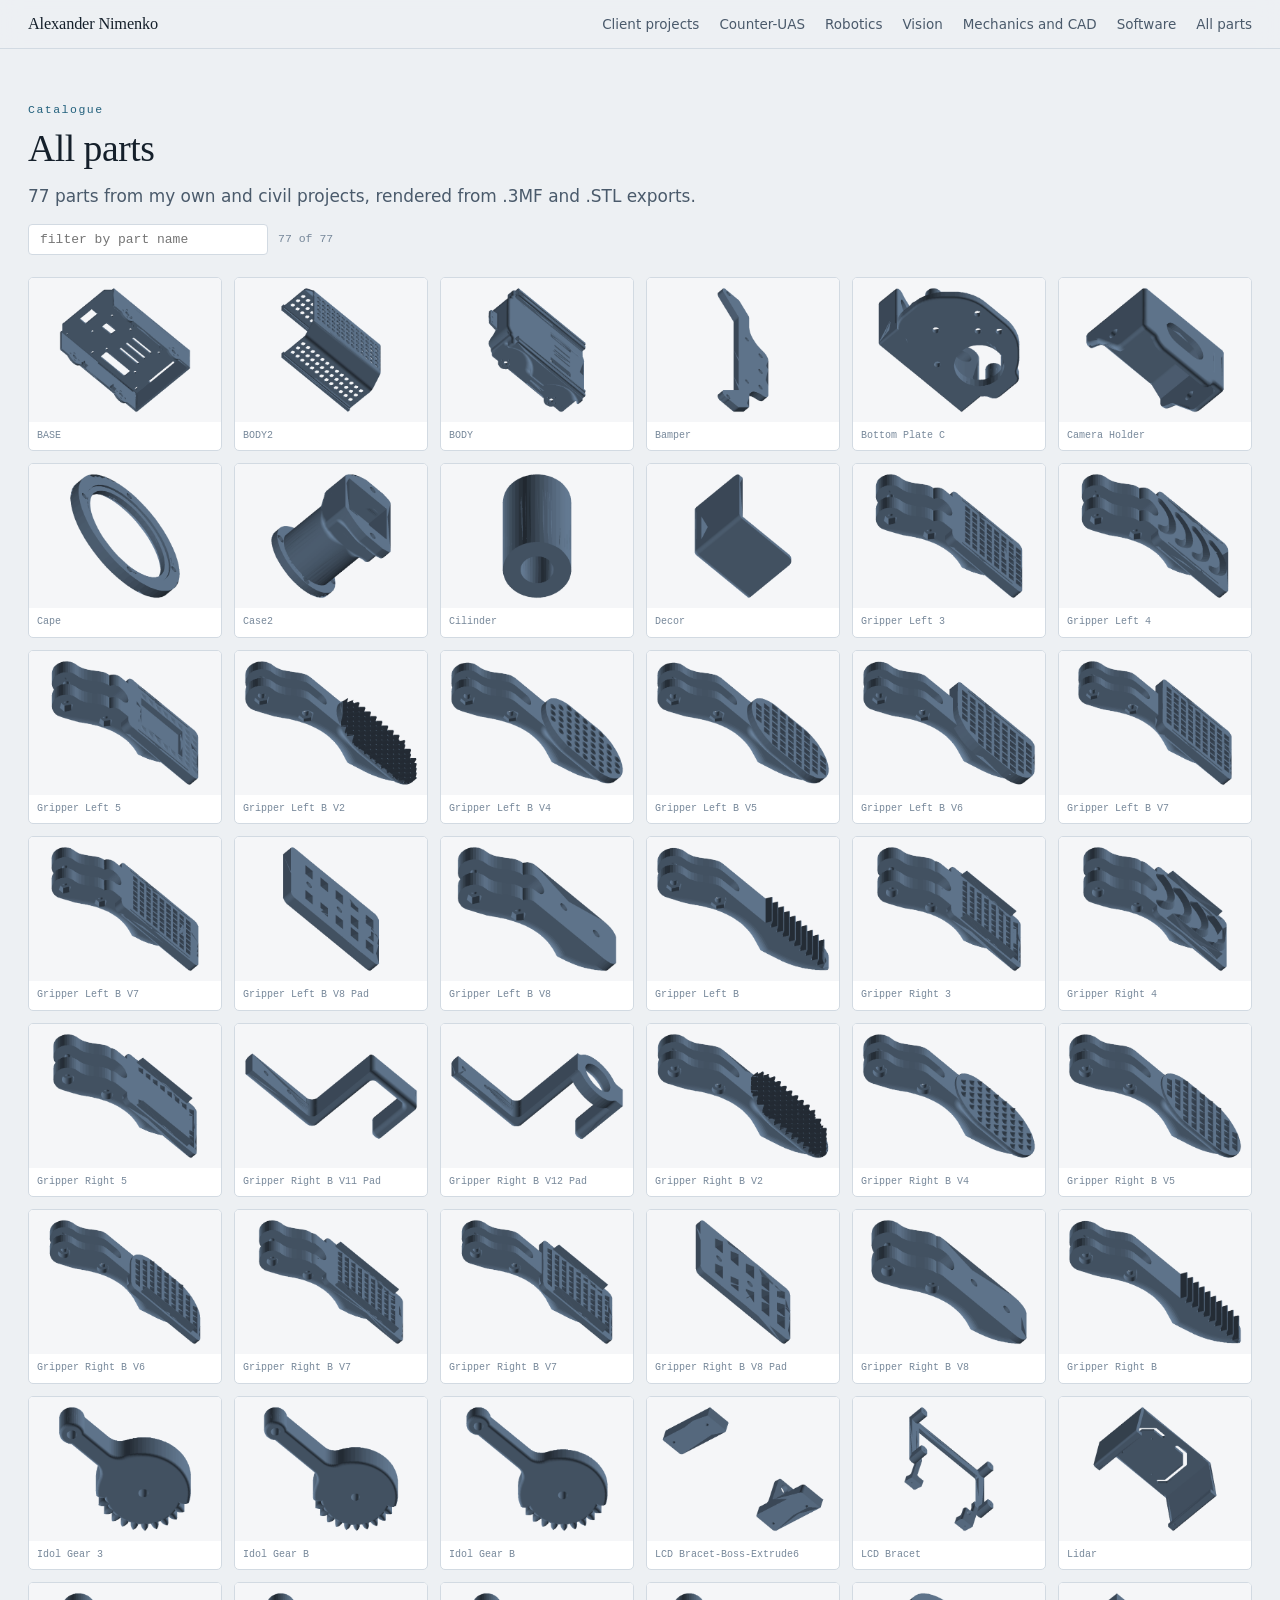
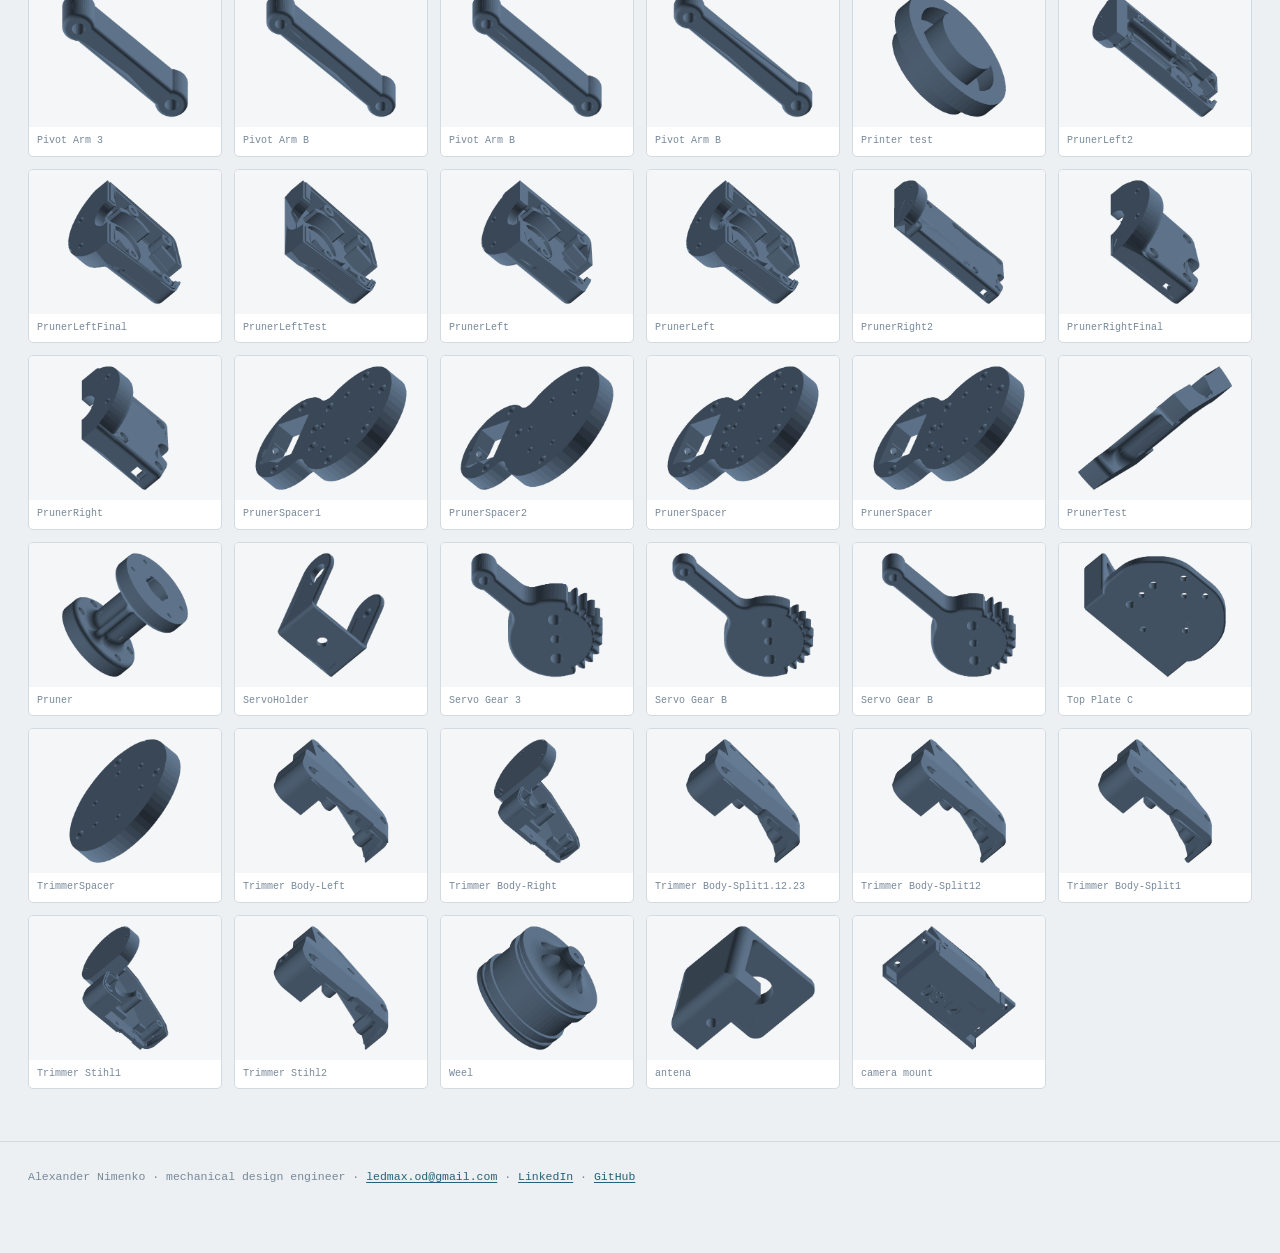
<file: parts.html>
<!DOCTYPE html>

<html lang="en">
<head>
<meta charset="utf-8"/>
<meta content="width=device-width,initial-scale=1" name="viewport"/>
<title>All parts — Alexander Nimenko</title>
<link href="assets/site.css" rel="stylesheet"/>
</head>
<body>
<header class="topbar"><div class="topbar-inner">
<span class="brand"><a href="index.html">Alexander Nimenko</a></span>
<nav>
<a href="index.html#clients">Client projects</a>
<a href="index.html#counter-uas">Counter-UAS</a>
<a href="index.html#robotics">Robotics</a>
<a href="index.html#vision">Vision</a>
<a href="index.html#cad">Mechanics and CAD</a>
<a href="index.html#software">Software</a>
<a href="parts.html">All parts</a>

</nav>
</div></header>
<div class="wrap">
<section class="block">
<span class="sec-num">Catalogue</span>
<h2>All parts</h2>
<p class="lede">77 parts from my own and civil projects, rendered from .3MF and .STL exports.</p>
<div class="filterbar">
<input aria-label="Filter by part name" id="q" placeholder="filter by part name" type="search"/>
<output id="cnt">77 of 77</output>
</div>
<div class="parts" id="grid">
























































<figure class="part" data-name="base"><img alt="BASE" loading="lazy" src="media/cad/BASE__dcb37af4.png"/><span>BASE</span></figure>
<figure class="part" data-name="body2"><img alt="BODY2" loading="lazy" src="media/cad/BODY2__c7f35c3d.png"/><span>BODY2</span></figure>
<figure class="part" data-name="body"><img alt="BODY" loading="lazy" src="media/cad/BODY__382e2c2a.png"/><span>BODY</span></figure>

<figure class="part" data-name="bamper"><img alt="Bamper" loading="lazy" src="media/cad/Bamper__5fd7311a.png"/><span>Bamper</span></figure>
<figure class="part" data-name="bottom plate c"><img alt="Bottom Plate C" loading="lazy" src="media/cad/Bottom_Plate_C__44907918.png"/><span>Bottom Plate C</span></figure>
<figure class="part" data-name="camera holder"><img alt="Camera Holder" loading="lazy" src="media/cad/Camera_Holder__e5751945.png"/><span>Camera Holder</span></figure>
<figure class="part" data-name="cape"><img alt="Cape" loading="lazy" src="media/cad/Cape__3503b16a.png"/><span>Cape</span></figure>
<figure class="part" data-name="case2"><img alt="Case2" loading="lazy" src="media/cad/Case2__f9f62e09.png"/><span>Case2</span></figure>

<figure class="part" data-name="cilinder"><img alt="Cilinder" loading="lazy" src="media/cad/Cilinder__4795d747.png"/><span>Cilinder</span></figure>








<figure class="part" data-name="decor"><img alt="Decor" loading="lazy" src="media/cad/Decor__dcc2d63a.png"/><span>Decor</span></figure>

















<figure class="part" data-name="gripper left 3"><img alt="Gripper Left 3" loading="lazy" src="media/cad/Gripper_Left_3__9626fcc5.png"/><span>Gripper Left 3</span></figure>
<figure class="part" data-name="gripper left 4"><img alt="Gripper Left 4" loading="lazy" src="media/cad/Gripper_Left_4__7be5bd68.png"/><span>Gripper Left 4</span></figure>
<figure class="part" data-name="gripper left 5"><img alt="Gripper Left 5" loading="lazy" src="media/cad/Gripper_Left_5__1ca3bd27.png"/><span>Gripper Left 5</span></figure>
<figure class="part" data-name="gripper left b v2"><img alt="Gripper Left B V2" loading="lazy" src="media/cad/Gripper_Left_B_V2__3a65e937.png"/><span>Gripper Left B V2</span></figure>
<figure class="part" data-name="gripper left b v4"><img alt="Gripper Left B V4" loading="lazy" src="media/cad/Gripper_Left_B_V4__e6898460.png"/><span>Gripper Left B V4</span></figure>
<figure class="part" data-name="gripper left b v5"><img alt="Gripper Left B V5" loading="lazy" src="media/cad/Gripper_Left_B_V5__f44fa5d1.png"/><span>Gripper Left B V5</span></figure>
<figure class="part" data-name="gripper left b v6"><img alt="Gripper Left B V6" loading="lazy" src="media/cad/Gripper_Left_B_V6__72f9899d.png"/><span>Gripper Left B V6</span></figure>
<figure class="part" data-name="gripper left b v7"><img alt="Gripper Left B V7" loading="lazy" src="media/cad/Gripper_Left_B_V7__4cf59f91.png"/><span>Gripper Left B V7</span></figure>
<figure class="part" data-name="gripper left b v7"><img alt="Gripper Left B V7" loading="lazy" src="media/cad/Gripper_Left_B_V7__8dcfea9b.png"/><span>Gripper Left B V7</span></figure>
<figure class="part" data-name="gripper left b v8 pad"><img alt="Gripper Left B V8 Pad" loading="lazy" src="media/cad/Gripper_Left_B_V8_Pad__03526e77.png"/><span>Gripper Left B V8 Pad</span></figure>
<figure class="part" data-name="gripper left b v8"><img alt="Gripper Left B V8" loading="lazy" src="media/cad/Gripper_Left_B_V8__425f64b6.png"/><span>Gripper Left B V8</span></figure>
<figure class="part" data-name="gripper left b"><img alt="Gripper Left B" loading="lazy" src="media/cad/Gripper_Left_B__1de1f271.png"/><span>Gripper Left B</span></figure>
<figure class="part" data-name="gripper right 3"><img alt="Gripper Right 3" loading="lazy" src="media/cad/Gripper_Right_3__6e4a1e3f.png"/><span>Gripper Right 3</span></figure>
<figure class="part" data-name="gripper right 4"><img alt="Gripper Right 4" loading="lazy" src="media/cad/Gripper_Right_4__ddf2c3aa.png"/><span>Gripper Right 4</span></figure>
<figure class="part" data-name="gripper right 5"><img alt="Gripper Right 5" loading="lazy" src="media/cad/Gripper_Right_5__f3d68377.png"/><span>Gripper Right 5</span></figure>
<figure class="part" data-name="gripper right b v11 pad"><img alt="Gripper Right B V11 Pad" loading="lazy" src="media/cad/Gripper_Right_B_V11_Pad__fe228214.png"/><span>Gripper Right B V11 Pad</span></figure>
<figure class="part" data-name="gripper right b v12 pad"><img alt="Gripper Right B V12 Pad" loading="lazy" src="media/cad/Gripper_Right_B_V12_Pad__7c29dfdb.png"/><span>Gripper Right B V12 Pad</span></figure>
<figure class="part" data-name="gripper right b v2"><img alt="Gripper Right B V2" loading="lazy" src="media/cad/Gripper_Right_B_V2__a85c2854.png"/><span>Gripper Right B V2</span></figure>
<figure class="part" data-name="gripper right b v4"><img alt="Gripper Right B V4" loading="lazy" src="media/cad/Gripper_Right_B_V4__b5fe2f54.png"/><span>Gripper Right B V4</span></figure>
<figure class="part" data-name="gripper right b v5"><img alt="Gripper Right B V5" loading="lazy" src="media/cad/Gripper_Right_B_V5__54a0519d.png"/><span>Gripper Right B V5</span></figure>
<figure class="part" data-name="gripper right b v6"><img alt="Gripper Right B V6" loading="lazy" src="media/cad/Gripper_Right_B_V6__843af5ff.png"/><span>Gripper Right B V6</span></figure>
<figure class="part" data-name="gripper right b v7"><img alt="Gripper Right B V7" loading="lazy" src="media/cad/Gripper_Right_B_V7__4b2a429a.png"/><span>Gripper Right B V7</span></figure>
<figure class="part" data-name="gripper right b v7"><img alt="Gripper Right B V7" loading="lazy" src="media/cad/Gripper_Right_B_V7__7b9a367a.png"/><span>Gripper Right B V7</span></figure>
<figure class="part" data-name="gripper right b v8 pad"><img alt="Gripper Right B V8 Pad" loading="lazy" src="media/cad/Gripper_Right_B_V8_Pad__1112e739.png"/><span>Gripper Right B V8 Pad</span></figure>
<figure class="part" data-name="gripper right b v8"><img alt="Gripper Right B V8" loading="lazy" src="media/cad/Gripper_Right_B_V8__421bc63a.png"/><span>Gripper Right B V8</span></figure>
<figure class="part" data-name="gripper right b"><img alt="Gripper Right B" loading="lazy" src="media/cad/Gripper_Right_B__259b7783.png"/><span>Gripper Right B</span></figure>

<figure class="part" data-name="idol gear 3"><img alt="Idol Gear 3" loading="lazy" src="media/cad/Idol_Gear_3__b9f5c5a6.png"/><span>Idol Gear 3</span></figure>
<figure class="part" data-name="idol gear b"><img alt="Idol Gear B" loading="lazy" src="media/cad/Idol_Gear_B__09e95972.png"/><span>Idol Gear B</span></figure>
<figure class="part" data-name="idol gear b"><img alt="Idol Gear B" loading="lazy" src="media/cad/Idol_Gear_B__5c006682.png"/><span>Idol Gear B</span></figure>
<figure class="part" data-name="lcd bracet-boss-extrude6"><img alt="LCD Bracet-Boss-Extrude6" loading="lazy" src="media/cad/LCD_Bracet-Boss-Extrude6__b3b0d8eb.png"/><span>LCD Bracet-Boss-Extrude6</span></figure>
<figure class="part" data-name="lcd bracet"><img alt="LCD Bracet" loading="lazy" src="media/cad/LCD_Bracet__c5418877.png"/><span>LCD Bracet</span></figure>
<figure class="part" data-name="lidar"><img alt="Lidar" loading="lazy" src="media/cad/Lidar__9c6bba17.png"/><span>Lidar</span></figure>































































<figure class="part" data-name="pivot arm 3"><img alt="Pivot Arm 3" loading="lazy" src="media/cad/Pivot_Arm_3__2573ce74.png"/><span>Pivot Arm 3</span></figure>
<figure class="part" data-name="pivot arm b"><img alt="Pivot Arm B" loading="lazy" src="media/cad/Pivot_Arm_B__44054447.png"/><span>Pivot Arm B</span></figure>
<figure class="part" data-name="pivot arm b"><img alt="Pivot Arm B" loading="lazy" src="media/cad/Pivot_Arm_B__805fda19.png"/><span>Pivot Arm B</span></figure>
<figure class="part" data-name="pivot arm b"><img alt="Pivot Arm B" loading="lazy" src="media/cad/Pivot_Arm_B__c140bfc5.png"/><span>Pivot Arm B</span></figure>
<figure class="part" data-name="printer test"><img alt="Printer test" loading="lazy" src="media/cad/Printer_test__78cdebdc.png"/><span>Printer test</span></figure>
<figure class="part" data-name="prunerleft2"><img alt="PrunerLeft2" loading="lazy" src="media/cad/PrunerLeft2__53d92534.png"/><span>PrunerLeft2</span></figure>
<figure class="part" data-name="prunerleftfinal"><img alt="PrunerLeftFinal" loading="lazy" src="media/cad/PrunerLeftFinal__211156f5.png"/><span>PrunerLeftFinal</span></figure>
<figure class="part" data-name="prunerlefttest"><img alt="PrunerLeftTest" loading="lazy" src="media/cad/PrunerLeftTest__d867f6f2.png"/><span>PrunerLeftTest</span></figure>
<figure class="part" data-name="prunerleft"><img alt="PrunerLeft" loading="lazy" src="media/cad/PrunerLeft__6f8fb0d3.png"/><span>PrunerLeft</span></figure>
<figure class="part" data-name="prunerleft"><img alt="PrunerLeft" loading="lazy" src="media/cad/PrunerLeft__82d5135a.png"/><span>PrunerLeft</span></figure>
<figure class="part" data-name="prunerright2"><img alt="PrunerRight2" loading="lazy" src="media/cad/PrunerRight2__6adadedb.png"/><span>PrunerRight2</span></figure>
<figure class="part" data-name="prunerrightfinal"><img alt="PrunerRightFinal" loading="lazy" src="media/cad/PrunerRightFinal__73247fe9.png"/><span>PrunerRightFinal</span></figure>
<figure class="part" data-name="prunerright"><img alt="PrunerRight" loading="lazy" src="media/cad/PrunerRight__f5993ebf.png"/><span>PrunerRight</span></figure>
<figure class="part" data-name="prunerspacer1"><img alt="PrunerSpacer1" loading="lazy" src="media/cad/PrunerSpacer1__7efa4490.png"/><span>PrunerSpacer1</span></figure>
<figure class="part" data-name="prunerspacer2"><img alt="PrunerSpacer2" loading="lazy" src="media/cad/PrunerSpacer2__b58479c8.png"/><span>PrunerSpacer2</span></figure>
<figure class="part" data-name="prunerspacer"><img alt="PrunerSpacer" loading="lazy" src="media/cad/PrunerSpacer__09174714.png"/><span>PrunerSpacer</span></figure>
<figure class="part" data-name="prunerspacer"><img alt="PrunerSpacer" loading="lazy" src="media/cad/PrunerSpacer__b3b713ee.png"/><span>PrunerSpacer</span></figure>
<figure class="part" data-name="prunertest"><img alt="PrunerTest" loading="lazy" src="media/cad/PrunerTest__f88f0a47.png"/><span>PrunerTest</span></figure>
<figure class="part" data-name="pruner"><img alt="Pruner" loading="lazy" src="media/cad/Pruner__66c8ea58.png"/><span>Pruner</span></figure>










<figure class="part" data-name="servoholder"><img alt="ServoHolder" loading="lazy" src="media/cad/ServoHolder__b015fd90.png"/><span>ServoHolder</span></figure>
<figure class="part" data-name="servo gear 3"><img alt="Servo Gear 3" loading="lazy" src="media/cad/Servo_Gear_3__fd3dda61.png"/><span>Servo Gear 3</span></figure>
<figure class="part" data-name="servo gear b"><img alt="Servo Gear B" loading="lazy" src="media/cad/Servo_Gear_B__616757d0.png"/><span>Servo Gear B</span></figure>
<figure class="part" data-name="servo gear b"><img alt="Servo Gear B" loading="lazy" src="media/cad/Servo_Gear_B__c3e10c35.png"/><span>Servo Gear B</span></figure>


<figure class="part" data-name="top plate c"><img alt="Top Plate C" loading="lazy" src="media/cad/Top_Plate_C__188db6b6.png"/><span>Top Plate C</span></figure>
<figure class="part" data-name="trimmerspacer"><img alt="TrimmerSpacer" loading="lazy" src="media/cad/TrimmerSpacer__db798390.png"/><span>TrimmerSpacer</span></figure>
<figure class="part" data-name="trimmer body-left"><img alt="Trimmer Body-Left" loading="lazy" src="media/cad/Trimmer_Body-Left__aa7c373d.png"/><span>Trimmer Body-Left</span></figure>
<figure class="part" data-name="trimmer body-right"><img alt="Trimmer Body-Right" loading="lazy" src="media/cad/Trimmer_Body-Right__09469d25.png"/><span>Trimmer Body-Right</span></figure>
<figure class="part" data-name="trimmer body-split1.12.23"><img alt="Trimmer Body-Split1.12.23" loading="lazy" src="media/cad/Trimmer_Body-Split1.12.23__509a6c00.png"/><span>Trimmer Body-Split1.12.23</span></figure>
<figure class="part" data-name="trimmer body-split12"><img alt="Trimmer Body-Split12" loading="lazy" src="media/cad/Trimmer_Body-Split12__f1b3a575.png"/><span>Trimmer Body-Split12</span></figure>
<figure class="part" data-name="trimmer body-split1"><img alt="Trimmer Body-Split1" loading="lazy" src="media/cad/Trimmer_Body-Split1__f5857fa7.png"/><span>Trimmer Body-Split1</span></figure>
<figure class="part" data-name="trimmer stihl1"><img alt="Trimmer Stihl1" loading="lazy" src="media/cad/Trimmer_Stihl1__5eaa468d.png"/><span>Trimmer Stihl1</span></figure>
<figure class="part" data-name="trimmer stihl2"><img alt="Trimmer Stihl2" loading="lazy" src="media/cad/Trimmer_Stihl2__3487b714.png"/><span>Trimmer Stihl2</span></figure>

<figure class="part" data-name="weel"><img alt="Weel" loading="lazy" src="media/cad/Weel__20d0666f.png"/><span>Weel</span></figure>






<figure class="part" data-name="antena"><img alt="antena" loading="lazy" src="media/cad/antena__6e26213c.png"/><span>antena</span></figure>
























<figure class="part" data-name="camera mount"><img alt="camera mount" loading="lazy" src="media/cad/camera_mount__35537784.png"/><span>camera mount</span></figure>































</div>
</section>
</div>
<footer class="site"><div class="wrap"><p>Alexander Nimenko · mechanical design engineer · <a href="mailto:ledmax.od@gmail.com">ledmax.od@gmail.com</a> · <a href="https://www.linkedin.com/in/alex-nimenko-826a76214">LinkedIn</a> · <a href="https://github.com/alexnimenko">GitHub</a></p></div></footer>
<script>
(function () {
  var q = document.getElementById('q'),
      grid = document.getElementById('grid'),
      cnt = document.getElementById('cnt'),
      cards = [].slice.call(grid.children),
      total = cards.length;
  function apply() {
    var t = q.value.trim().toLowerCase(), shown = 0;
    cards.forEach(function (c) {
      var hit = !t || c.dataset.name.indexOf(t) !== -1;
      c.hidden = !hit;
      if (hit) shown++;
    });
    cnt.value = shown + ' of ' + total;
  }
  q.addEventListener('input', apply);
})();
</script>
</body>
</html>
</file>
<file: assets/site.css>
/* Инженерный архив 2026 - локальный презентационный сайт.
   Palette: cool slate neutrals with a blue bias taken from the CAD render tint,
   instrument blue as the single accent, three semantic colours for publication status. */

:root {
  --ground:      #EDF0F3;
  --surface:     #FFFFFF;
  --surface-2:   #F6F8FA;
  --ink:         #15202B;
  --ink-2:       #4A5A6B;
  --ink-3:       #77889A;
  --line:        #D2DAE2;
  --line-soft:   #E4EAEF;
  --accent:      #23617D;
  --accent-ink:  #17495F;
  --accent-soft: #E1EDF3;
  --go:          #3D6B44;
  --go-soft:     #E4EFE4;
  --caution:     #8E6118;
  --caution-soft:#F6EBD5;
  --stop:        #933E38;
  --stop-soft:   #F6E3E1;
  --shadow:      0 1px 2px rgba(21,32,43,.06), 0 10px 30px -14px rgba(21,32,43,.20);

  /* read by viewer.js */
  --model-base:  #6C849E;
  --model-rim:   #101418;
  --model-bg:    #F6F8FA;

  --font-display: Georgia, "Iowan Old Style", "Palatino Linotype", "Times New Roman", serif;
  --font-body: system-ui, "Segoe UI", -apple-system, Roboto, "Helvetica Neue", sans-serif;
  --font-mono: "Cascadia Mono", Consolas, "SFMono-Regular", ui-monospace, monospace;

  --measure: 68ch;
  --page: 1280px;
}

@media (prefers-color-scheme: dark) {
  :root:not([data-theme="light"]) {
    --ground:      #0D141B;
    --surface:     #151F29;
    --surface-2:   #1B2732;
    --ink:         #DCE4EB;
    --ink-2:       #A1AFBD;
    --ink-3:       #798897;
    --line:        #293641;
    --line-soft:   #1F2B36;
    --accent:      #6FB3D5;
    --accent-ink:  #9BCDE5;
    --accent-soft: #16303E;
    --go:          #82B78C;
    --go-soft:     #1A2C1F;
    --caution:     #D2A24C;
    --caution-soft:#2E2517;
    --stop:        #D9827A;
    --stop-soft:   #301D1B;
    --shadow:      0 1px 2px rgba(0,0,0,.4), 0 12px 32px -16px rgba(0,0,0,.75);
    --model-base:  #7E97B2;
    --model-rim:   #1A2229;
    --model-bg:    #1B2732;
  }
}

:root[data-theme="dark"] {
  --ground:      #0D141B;
  --surface:     #151F29;
  --surface-2:   #1B2732;
  --ink:         #DCE4EB;
  --ink-2:       #A1AFBD;
  --ink-3:       #798897;
  --line:        #293641;
  --line-soft:   #1F2B36;
  --accent:      #6FB3D5;
  --accent-ink:  #9BCDE5;
  --accent-soft: #16303E;
  --go:          #82B78C;
  --go-soft:     #1A2C1F;
  --caution:     #D2A24C;
  --caution-soft:#2E2517;
  --stop:        #D9827A;
  --stop-soft:   #301D1B;
  --shadow:      0 1px 2px rgba(0,0,0,.4), 0 12px 32px -16px rgba(0,0,0,.75);
  --model-base:  #7E97B2;
  --model-rim:   #1A2229;
  --model-bg:    #1B2732;
}

*, *::before, *::after { box-sizing: border-box; }

html { scroll-behavior: smooth; }
@media (prefers-reduced-motion: reduce) { html { scroll-behavior: auto; } }

body {
  margin: 0;
  background: var(--ground);
  color: var(--ink);
  font-family: var(--font-body);
  font-size: 16.5px;
  line-height: 1.62;
  -webkit-font-smoothing: antialiased;
}

img, video, canvas { max-width: 100%; }

a { color: var(--accent); text-underline-offset: 2px; text-decoration-thickness: 1px; }
:focus-visible { outline: 2px solid var(--accent); outline-offset: 2px; border-radius: 3px; }

.wrap { max-width: var(--page); margin: 0 auto; padding: 0 28px; }

/* ------------------------------------------------------------------ top nav */
.topbar {
  position: sticky; top: 0; z-index: 50;
  background: color-mix(in srgb, var(--ground) 88%, transparent);
  backdrop-filter: blur(10px);
  border-bottom: 1px solid var(--line);
}
.topbar-inner {
  max-width: var(--page); margin: 0 auto; padding: 11px 28px;
  display: flex; align-items: baseline; gap: 10px 26px; flex-wrap: wrap;
}
.brand {
  font-family: var(--font-display); font-size: 1.02rem; letter-spacing: -.01em;
  margin-right: auto; white-space: nowrap;
}
.brand a { color: var(--ink); text-decoration: none; }
.topbar nav { display: flex; gap: 8px 20px; flex-wrap: wrap; font-size: 13.5px; }
.topbar nav a { color: var(--ink-2); text-decoration: none; }
.topbar nav a:hover { color: var(--accent); }

/* ------------------------------------------------------------------ hero */
.hero { padding: 56px 0 20px; border-bottom: 2px solid var(--ink); }
.eyebrow {
  font-family: var(--font-mono); font-size: 11.5px; letter-spacing: .14em;
  text-transform: uppercase; color: var(--accent); margin: 0 0 14px;
}
h1 {
  font-family: var(--font-display); font-weight: 400;
  font-size: clamp(2.3rem, 6vw, 4.1rem); line-height: 1.03; letter-spacing: -.018em;
  margin: 0 0 20px; text-wrap: balance;
}
.standfirst { font-size: 1.16rem; color: var(--ink-2); max-width: var(--measure); margin: 0 0 26px; }
.hero-meta {
  display: flex; flex-wrap: wrap; gap: 8px 22px;
  font-family: var(--font-mono); font-size: 12px; color: var(--ink-3);
  margin: 0 0 30px;
}
.hero-film {
  border: 1px solid var(--line); border-radius: 6px; overflow: hidden;
  background: #000; box-shadow: var(--shadow); margin-bottom: 20px;
}
.hero-film video { display: block; width: 100%; height: auto; }
.hero-caption { font-size: 13.5px; color: var(--ink-3); margin: 0 0 34px; max-width: var(--measure); }

/* ------------------------------------------------------------------ metrics */
.metrics {
  display: grid; grid-template-columns: repeat(auto-fit, minmax(148px, 1fr));
  gap: 1px; background: var(--line); border: 1px solid var(--line);
  border-radius: 5px; overflow: hidden; margin: 0 0 46px;
}
.metric { background: var(--surface); padding: 16px 18px; }
.metric b {
  display: block; font-family: var(--font-display); font-size: 1.8rem; font-weight: 400;
  line-height: 1.1; letter-spacing: -.02em; font-variant-numeric: tabular-nums;
}
.metric span {
  display: block; font-family: var(--font-mono); font-size: 10.5px; letter-spacing: .09em;
  text-transform: uppercase; color: var(--ink-3); margin-top: 5px;
}

/* ------------------------------------------------------------------ sections */
section.block { padding: 52px 0; border-bottom: 1px solid var(--line); scroll-margin-top: 62px; }
section.block:last-of-type { border-bottom: none; }
.sec-num {
  font-family: var(--font-mono); font-size: 11.5px; letter-spacing: .13em;
  color: var(--accent); display: block; margin-bottom: 8px;
}
h2 {
  font-family: var(--font-display); font-weight: 400;
  font-size: clamp(1.6rem, 3.4vw, 2.35rem); line-height: 1.13; letter-spacing: -.012em;
  margin: 0 0 12px; text-wrap: balance;
}
h3 { font-weight: 650; font-size: 1.1rem; margin: 32px 0 8px; letter-spacing: -.003em; }
h4 {
  font-family: var(--font-mono); font-weight: 600; font-size: 11.5px; letter-spacing: .12em;
  text-transform: uppercase; color: var(--ink-3); margin: 34px 0 14px;
}
p { margin: 0 0 14px; max-width: var(--measure); }
.lede { color: var(--ink-2); font-size: 1.06rem; max-width: var(--measure); }
ul, ol { max-width: var(--measure); padding-left: 22px; }
li { margin-bottom: 7px; }
code {
  font-family: var(--font-mono); font-size: .855em; background: var(--surface-2);
  border: 1px solid var(--line-soft); border-radius: 3px; padding: .1em .34em;
  word-break: break-word;
}

/* ------------------------------------------------------------------ status pills */
.pill {
  display: inline-block; font-family: var(--font-mono); font-size: 10px;
  letter-spacing: .1em; text-transform: uppercase; padding: 3px 8px;
  border-radius: 3px; white-space: nowrap; border: 1px solid transparent; vertical-align: 2px;
}
.pill.go      { background: var(--go-soft);      color: var(--go);      border-color: var(--go); }
.pill.caution { background: var(--caution-soft); color: var(--caution); border-color: var(--caution); }
.pill.stop    { background: var(--stop-soft);    color: var(--stop);    border-color: var(--stop); }
.legend { display: flex; flex-wrap: wrap; gap: 10px 22px; font-size: 13.5px; color: var(--ink-2); margin: 0 0 28px; }
.legend div { display: flex; align-items: baseline; gap: 8px; }

/* ------------------------------------------------------------------ project card */
.proj {
  background: var(--surface); border: 1px solid var(--line); border-radius: 6px;
  padding: 26px 28px; margin: 0 0 22px; box-shadow: var(--shadow);
}
.proj > :last-child { margin-bottom: 0; }
.proj-head { display: flex; flex-wrap: wrap; align-items: baseline; gap: 8px 14px; margin-bottom: 6px; }
.proj-head h3 { margin: 0; font-size: 1.22rem; }
.proj .loc {
  font-family: var(--font-mono); font-size: 11.5px; color: var(--ink-3);
  margin: 0 0 14px; word-break: break-all; max-width: none;
}
.stack {
  display: flex; flex-wrap: wrap; gap: 6px; margin: 0 0 16px; padding: 0; list-style: none;
  max-width: none;
}
.stack li {
  font-family: var(--font-mono); font-size: 11px; color: var(--accent-ink);
  background: var(--accent-soft); border: 1px solid var(--accent);
  border-radius: 3px; padding: 2px 8px; margin: 0;
}

/* ------------------------------------------------------------------ video */
.films { display: grid; grid-template-columns: repeat(auto-fit, minmax(330px, 1fr)); gap: 18px; margin: 18px 0 6px; }
figure { margin: 0; }
.film {
  background: var(--surface); border: 1px solid var(--line); border-radius: 6px;
  overflow: hidden; box-shadow: var(--shadow);
}
.film video { display: block; width: 100%; height: auto; background: #000; }
.film figcaption, .shot figcaption {
  font-size: 12.8px; line-height: 1.45; color: var(--ink-2); padding: 11px 13px 13px;
}

/* ------------------------------------------------------------------ photo gallery */
.shots { display: grid; grid-template-columns: repeat(auto-fit, minmax(258px, 1fr)); gap: 16px; margin: 16px 0 6px; }
.shot {
  background: var(--surface); border: 1px solid var(--line); border-radius: 6px;
  overflow: hidden; box-shadow: var(--shadow);
}
.shot img { display: block; width: 100%; height: auto; background: var(--surface-2); }

/* ------------------------------------------------------------------ 3D models */
.models { display: grid; grid-template-columns: repeat(auto-fit, minmax(300px, 1fr)); gap: 18px; margin: 18px 0 6px; }
.model {
  background: var(--surface); border: 1px solid var(--line); border-radius: 6px;
  overflow: hidden; box-shadow: var(--shadow); display: flex; flex-direction: column;
}
.model-shell { position: relative; background: var(--model-bg); }
.model-canvas {
  display: block; width: 100%; height: 260px; touch-action: none; cursor: grab;
  background: var(--model-bg);
}
.model-canvas:active { cursor: grabbing; }
.model-status {
  position: absolute; inset: 0; margin: 0; display: grid; place-items: center;
  text-align: center; padding: 18px; font-size: 13px; color: var(--ink-3);
  max-width: none; line-height: 1.5;
}
.model-bar {
  display: flex; align-items: center; gap: 10px; padding: 9px 12px;
  border-top: 1px solid var(--line-soft); background: var(--surface);
}
.model-hint {
  font-family: var(--font-mono); font-size: 10.5px; color: var(--ink-3);
  line-height: 1.35; flex: 1;
}
.model-reset {
  font-family: var(--font-mono); font-size: 10.5px; letter-spacing: .04em;
  color: var(--accent-ink); background: var(--accent-soft);
  border: 1px solid var(--accent); border-radius: 3px; padding: 4px 9px; cursor: pointer;
}
.model-reset:hover { background: var(--accent); color: var(--surface); }
.model-label { padding: 12px 13px 0; }
.model-label strong { display: block; font-size: 14.5px; font-weight: 650; }
.model-count { font-family: var(--font-mono); font-size: 10.5px; color: var(--ink-3); }

/* ------------------------------------------------------------------ tables */
.tablewrap {
  overflow-x: auto; border: 1px solid var(--line); border-radius: 5px;
  background: var(--surface); margin: 0 0 24px;
}
table { border-collapse: collapse; width: 100%; font-size: 14px; }
th, td { text-align: left; padding: 9px 14px; border-bottom: 1px solid var(--line-soft); vertical-align: top; }
thead th {
  font-family: var(--font-mono); font-size: 10.5px; letter-spacing: .1em; text-transform: uppercase;
  color: var(--ink-3); font-weight: 600; background: var(--surface-2);
  border-bottom: 1px solid var(--line); white-space: nowrap;
}
tbody tr:last-child td { border-bottom: none; }
td.num, th.num { text-align: right; font-family: var(--font-mono); font-variant-numeric: tabular-nums; white-space: nowrap; }

/* ------------------------------------------------------------------ callout */
.callout {
  background: var(--surface); border: 1px solid var(--line);
  border-left: 3px solid var(--caution); border-radius: 5px;
  padding: 20px 22px; margin: 0 0 22px; box-shadow: var(--shadow);
}
.callout.stop { border-left-color: var(--stop); }
.callout.go { border-left-color: var(--go); }
.callout > :last-child { margin-bottom: 0; }
.callout h3 { margin-top: 0; font-size: 1.04rem; }

/* ------------------------------------------------------------------ parts page grid */
.parts { display: grid; grid-template-columns: repeat(auto-fill, minmax(184px, 1fr)); gap: 12px; }
.part {
  background: var(--surface); border: 1px solid var(--line); border-radius: 5px;
  overflow: hidden;
}
.part img { display: block; width: 100%; height: auto; background: var(--surface-2); }
.part span {
  display: block; font-family: var(--font-mono); font-size: 10px; color: var(--ink-3);
  padding: 7px 8px 8px; line-height: 1.35; word-break: break-word;
}
.filterbar { display: flex; flex-wrap: wrap; gap: 10px; align-items: center; margin: 0 0 22px; }
.filterbar input {
  font-family: var(--font-mono); font-size: 13px; padding: 7px 11px;
  border: 1px solid var(--line); border-radius: 4px; background: var(--surface);
  color: var(--ink); min-width: 240px;
}
.filterbar output { font-family: var(--font-mono); font-size: 11.5px; color: var(--ink-3); }

/* ------------------------------------------------------------------ footer */
footer.site {
  border-top: 1px solid var(--line); padding: 26px 0 60px;
  font-family: var(--font-mono); font-size: 11.5px; color: var(--ink-3);
}
footer.site p { max-width: none; margin: 0 0 6px; }

@media (max-width: 760px) {
  .wrap, .topbar-inner { padding-left: 18px; padding-right: 18px; }
  .hero { padding-top: 34px; }
  .model-canvas { height: 220px; }
}

@media (prefers-reduced-motion: reduce) {
  * { animation-duration: .001ms !important; transition-duration: .001ms !important; }
}

/* Language switch in the top bar */
.topbar nav a.lang{opacity:.6;font-variant:all-small-caps;letter-spacing:.06em}
.topbar nav a.lang:hover{opacity:1}

/* ------------------------------------------------------------------ ideas page */
.idea {
  background: var(--surface); border: 1px solid var(--line); border-radius: 6px;
  padding: 26px 28px; margin: 0 0 20px; box-shadow: var(--shadow);
}
.idea > :last-child { margin-bottom: 0; }
.idea-head { display: flex; flex-wrap: wrap; align-items: baseline; gap: 6px 14px; margin-bottom: 4px; }
.idea-id {
  font-family: var(--font-mono); font-size: 12px; letter-spacing: .1em;
  color: var(--accent); background: var(--accent-soft);
  border: 1px solid var(--accent); border-radius: 3px; padding: 2px 8px;
}
.idea-head h3 { margin: 0; font-size: 1.24rem; }
.idea-sub { font-size: 14px; color: var(--ink-3); margin: 0 0 16px; max-width: var(--measure); }

.facts {
  display: grid; grid-template-columns: repeat(auto-fit, minmax(120px, 1fr));
  gap: 1px; background: var(--line); border: 1px solid var(--line);
  border-radius: 4px; overflow: hidden; margin: 0 0 18px;
}
.facts div { background: var(--surface-2); padding: 9px 12px; }
.facts dt {
  font-family: var(--font-mono); font-size: 9.5px; letter-spacing: .09em;
  text-transform: uppercase; color: var(--ink-3); margin-bottom: 3px;
}
.facts dd { margin: 0; font-size: 13.5px; font-weight: 600; }

/* the single number that decides whether the project is viable */
.governing {
  border: 1px solid var(--accent); border-left: 3px solid var(--accent);
  background: var(--accent-soft); border-radius: 4px;
  padding: 16px 18px; margin: 0 0 16px;
}
.governing p { max-width: none; margin: 0 0 8px; }
.governing > :last-child { margin-bottom: 0; }
.governing b {
  display: block; font-family: var(--font-mono); font-size: 10px;
  letter-spacing: .11em; text-transform: uppercase; color: var(--accent-ink);
  margin-bottom: 7px;
}
.governing .num {
  font-family: var(--font-display); font-size: 1.5rem; line-height: 1.2;
  color: var(--ink); display: block; margin: 4px 0 8px; letter-spacing: -.01em;
}

.cols { display: grid; grid-template-columns: repeat(auto-fit, minmax(250px, 1fr)); gap: 18px 26px; margin: 0 0 4px; }
.cols h5 {
  font-family: var(--font-mono); font-size: 10.5px; letter-spacing: .11em;
  text-transform: uppercase; color: var(--ink-3); margin: 0 0 8px; font-weight: 600;
}
.cols ul { margin: 0; padding-left: 18px; max-width: none; font-size: 14px; }
.cols li { margin-bottom: 5px; }

.owned {
  font-family: var(--font-mono); font-size: 11px; color: var(--go);
  background: var(--go-soft); border: 1px solid var(--go);
  border-radius: 3px; padding: 2px 7px; display: inline-block; margin: 0 4px 4px 0;
}
</file>
